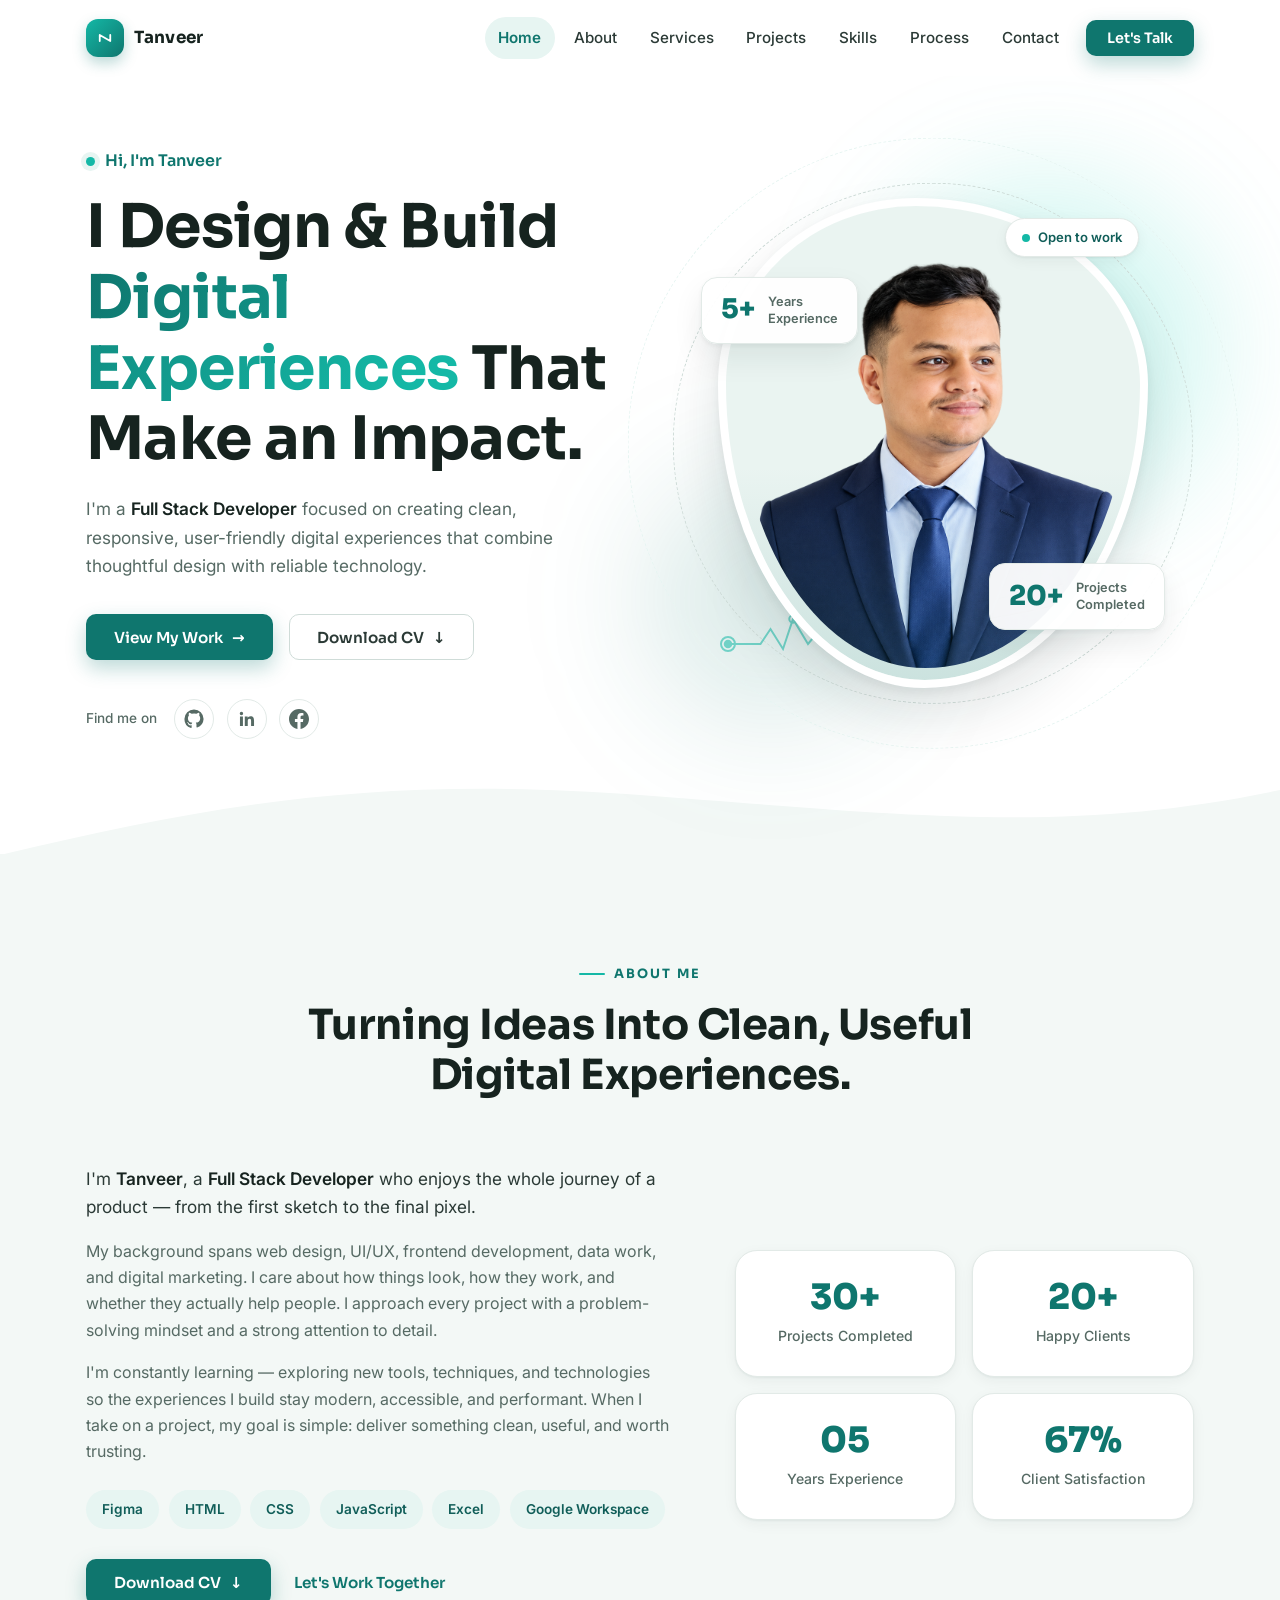
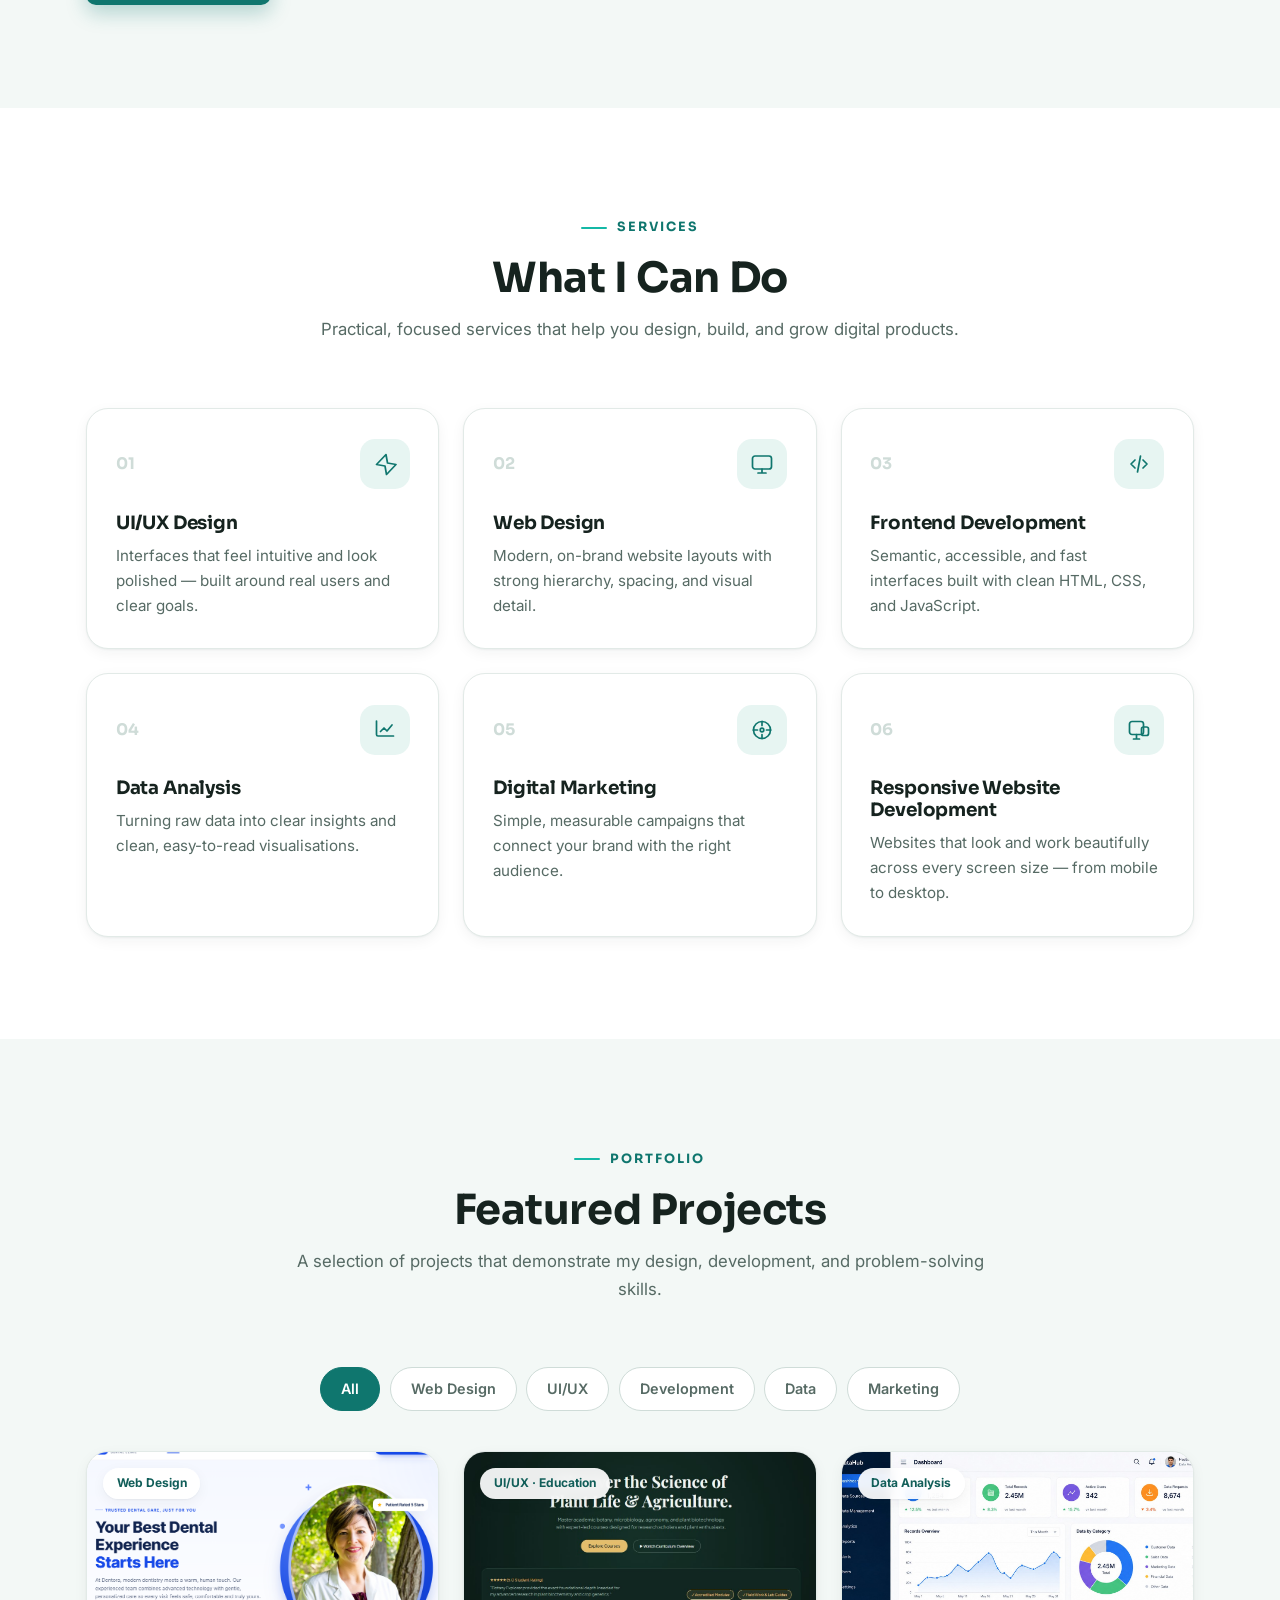
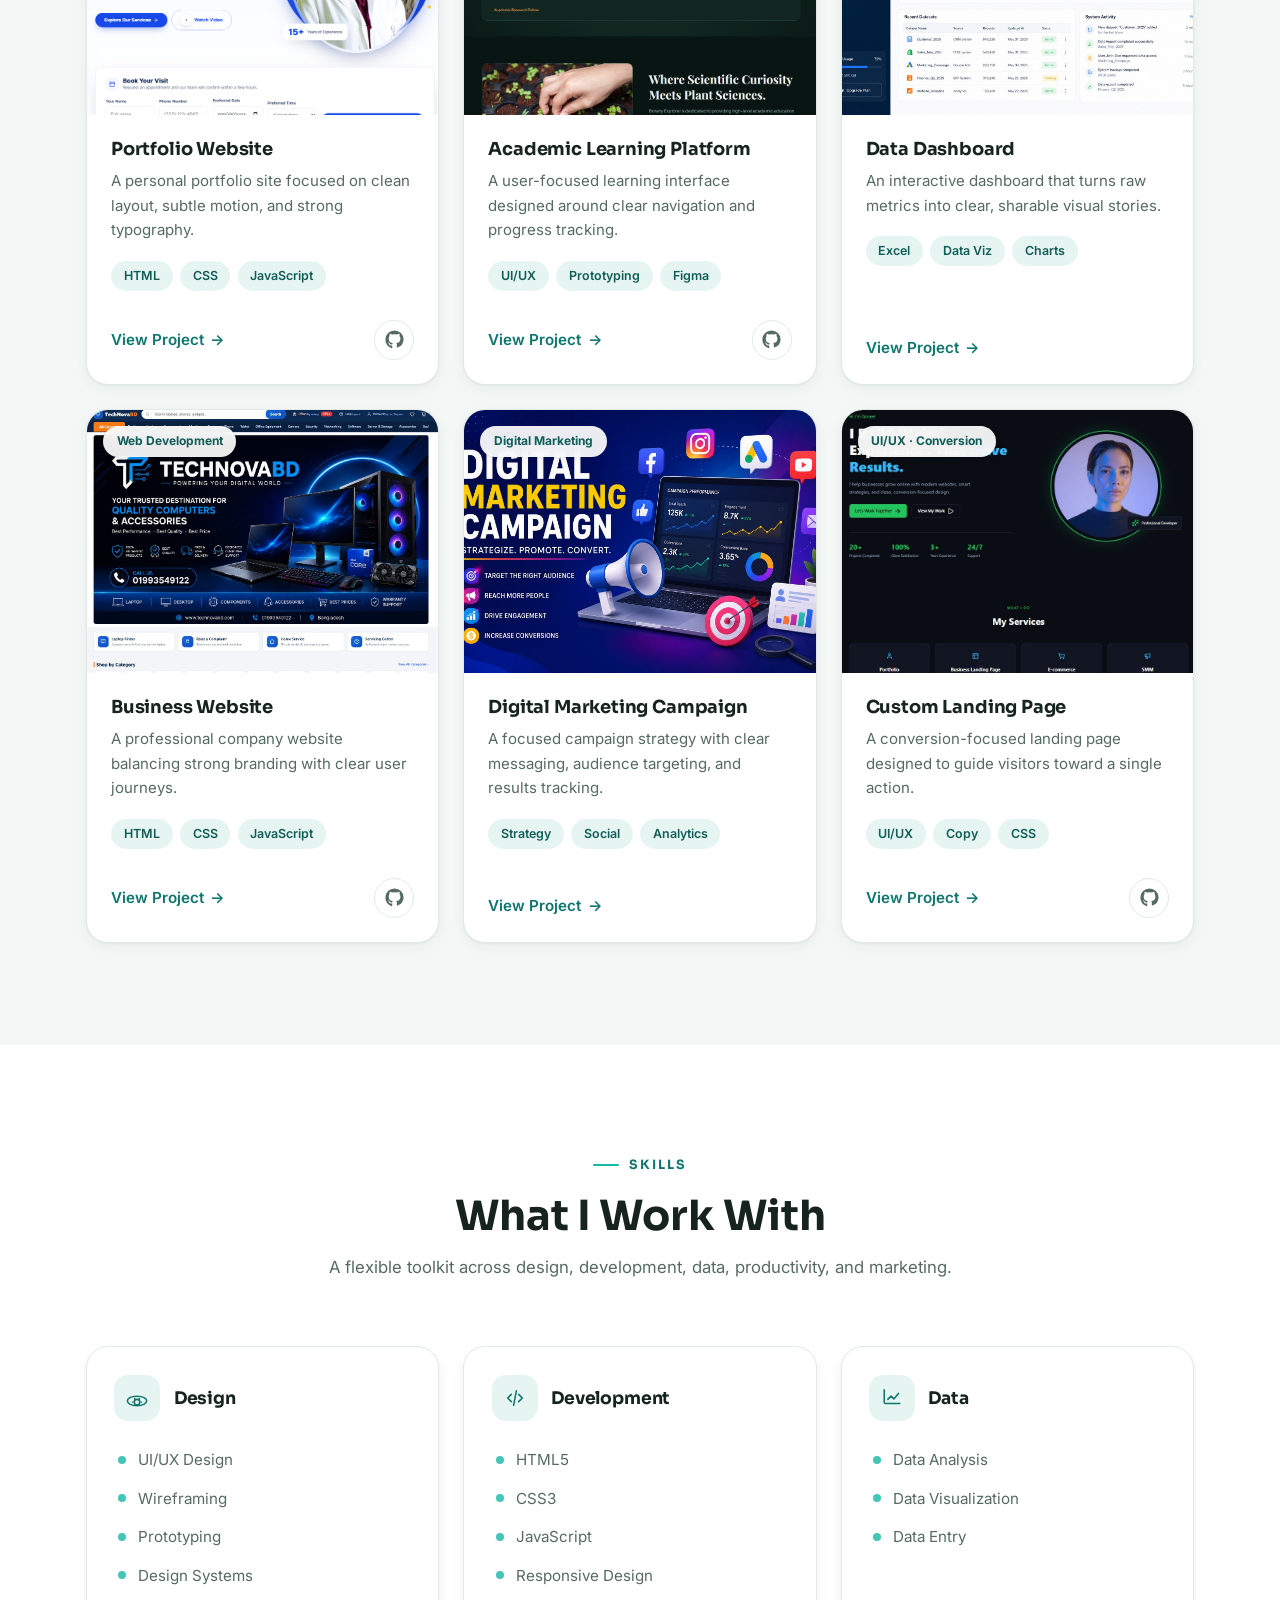
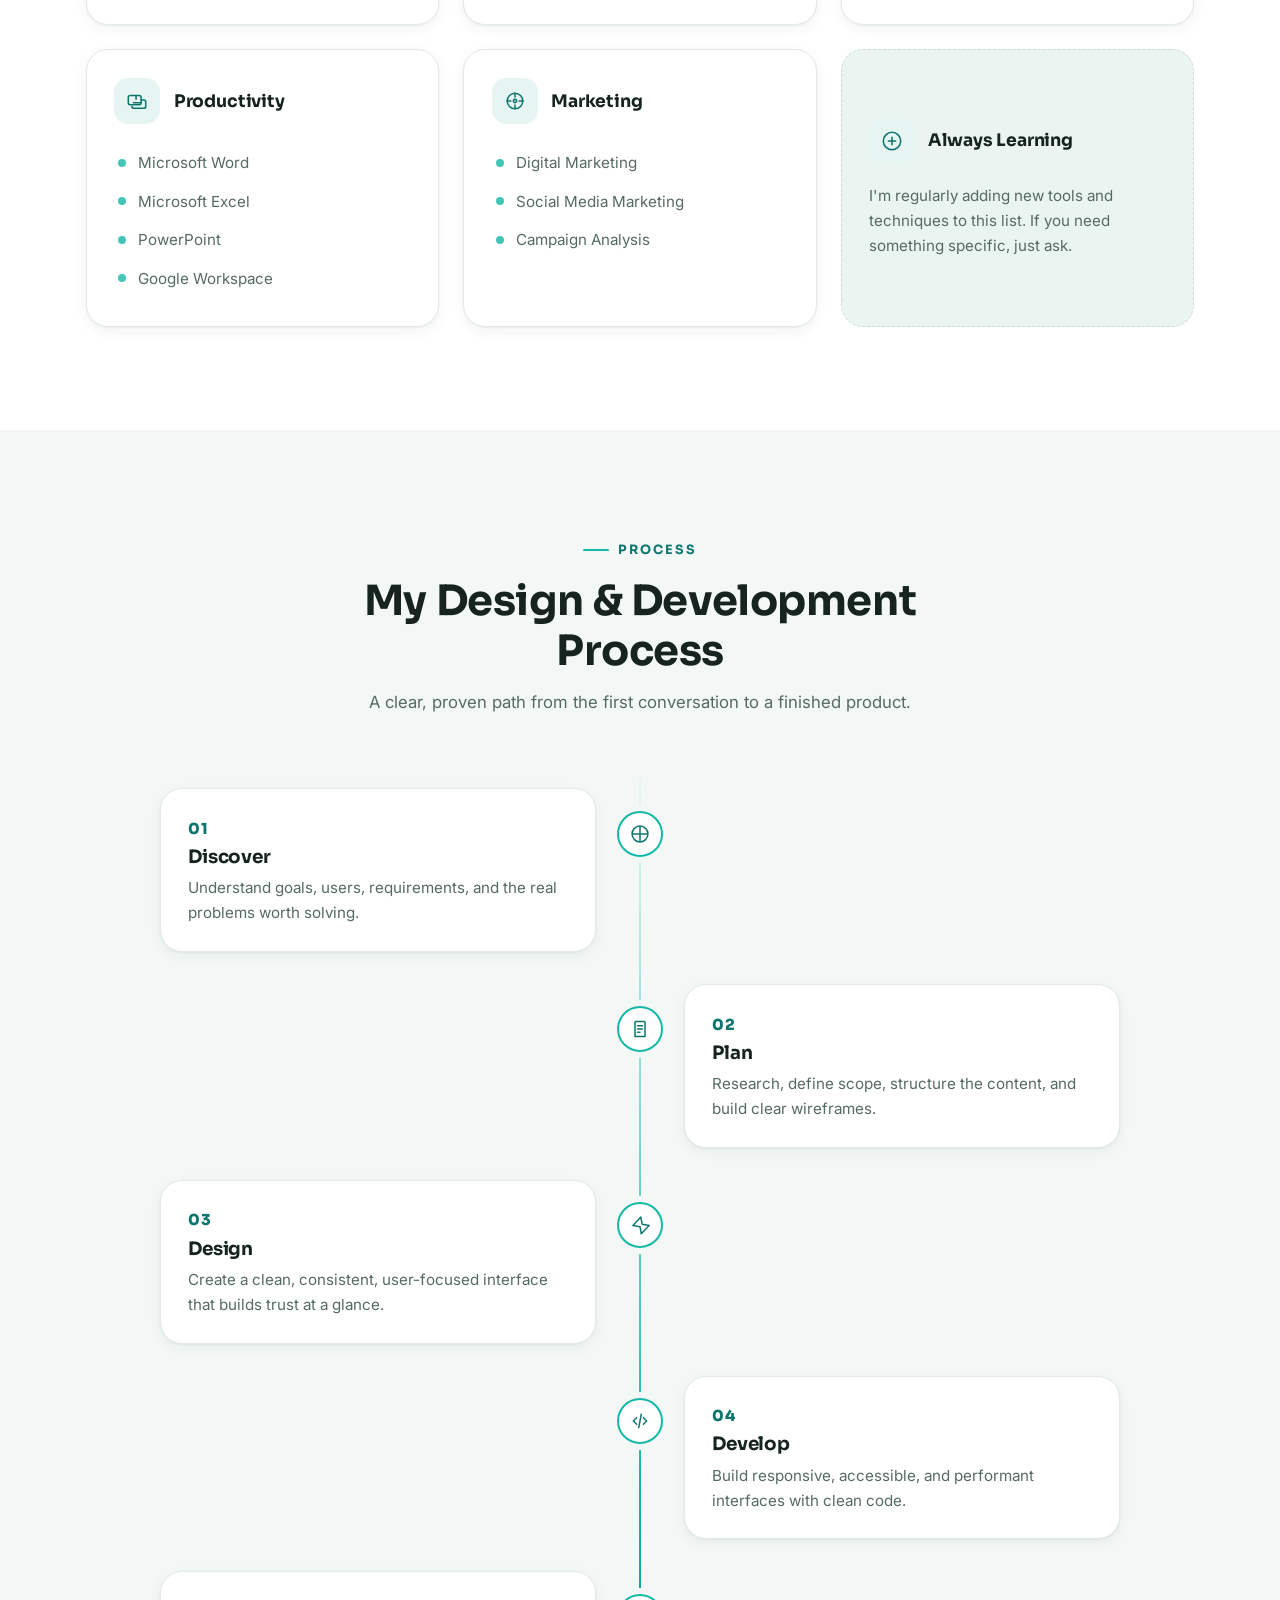
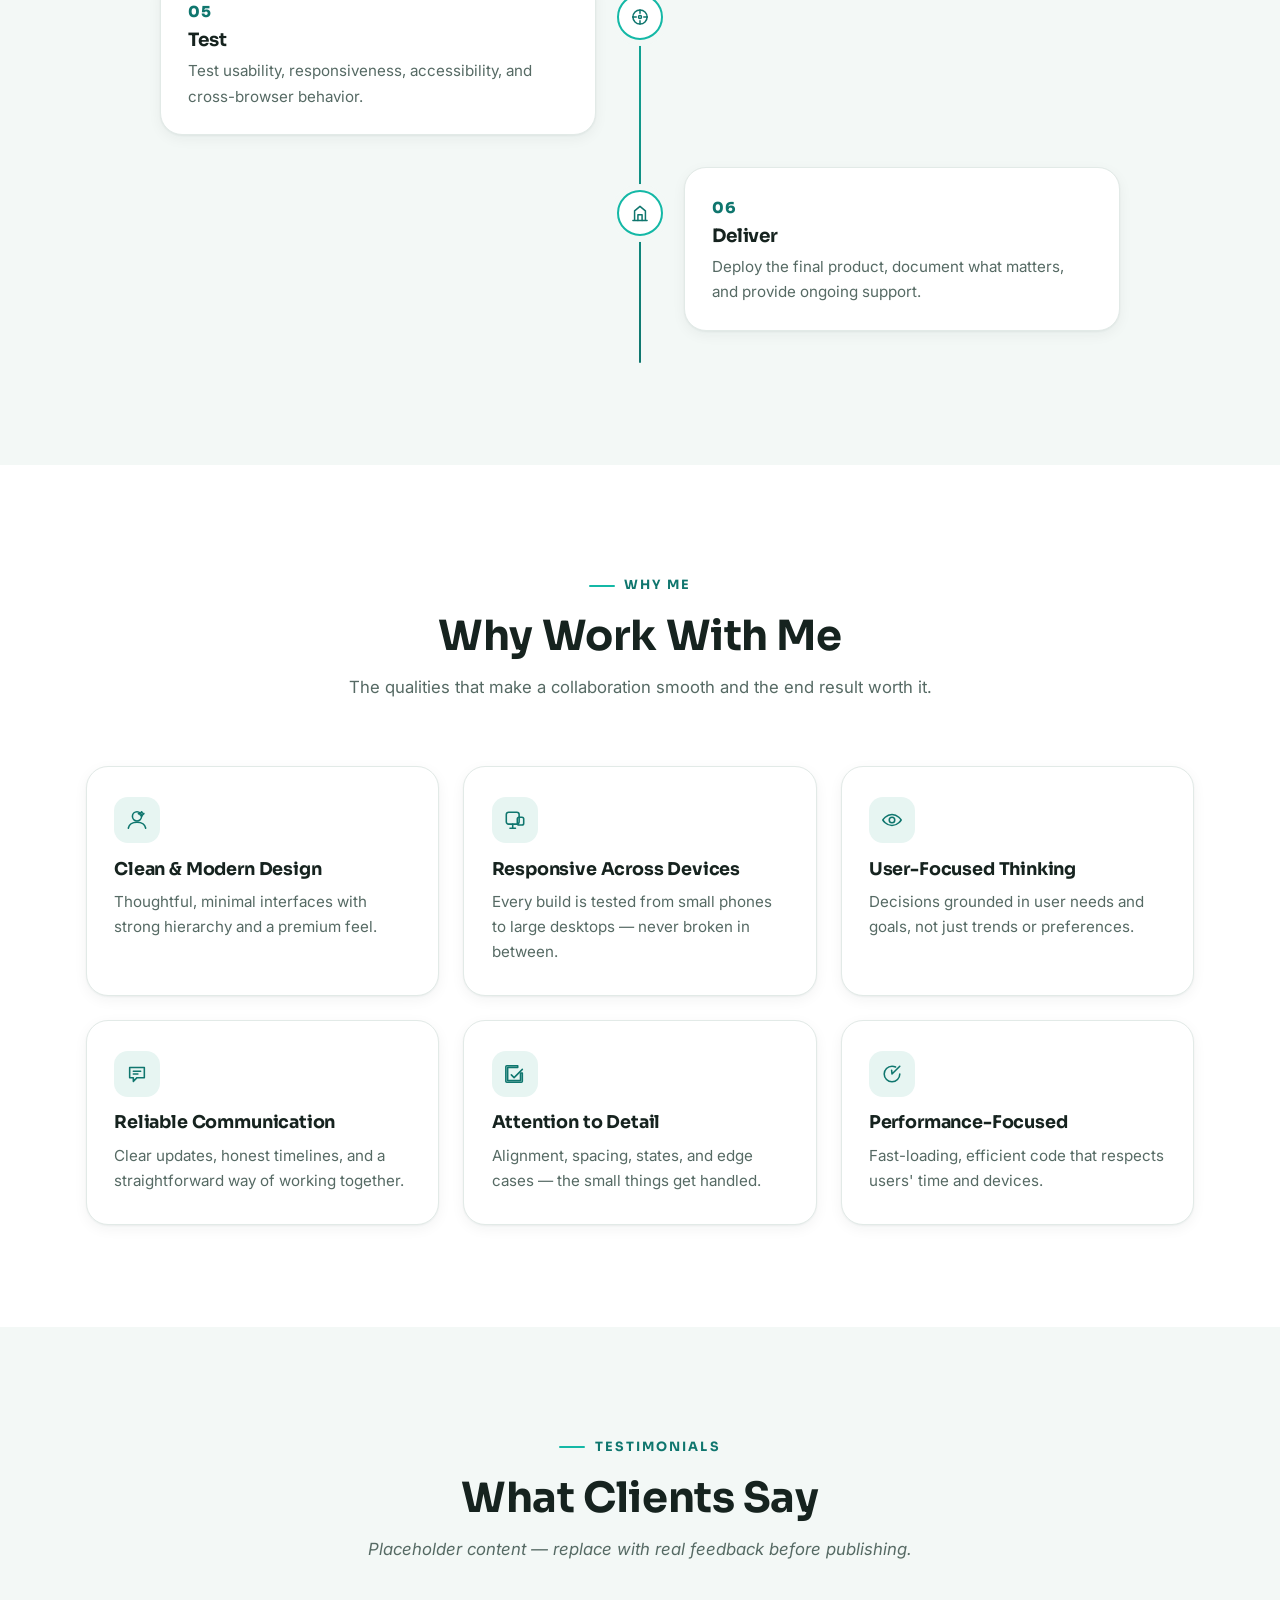
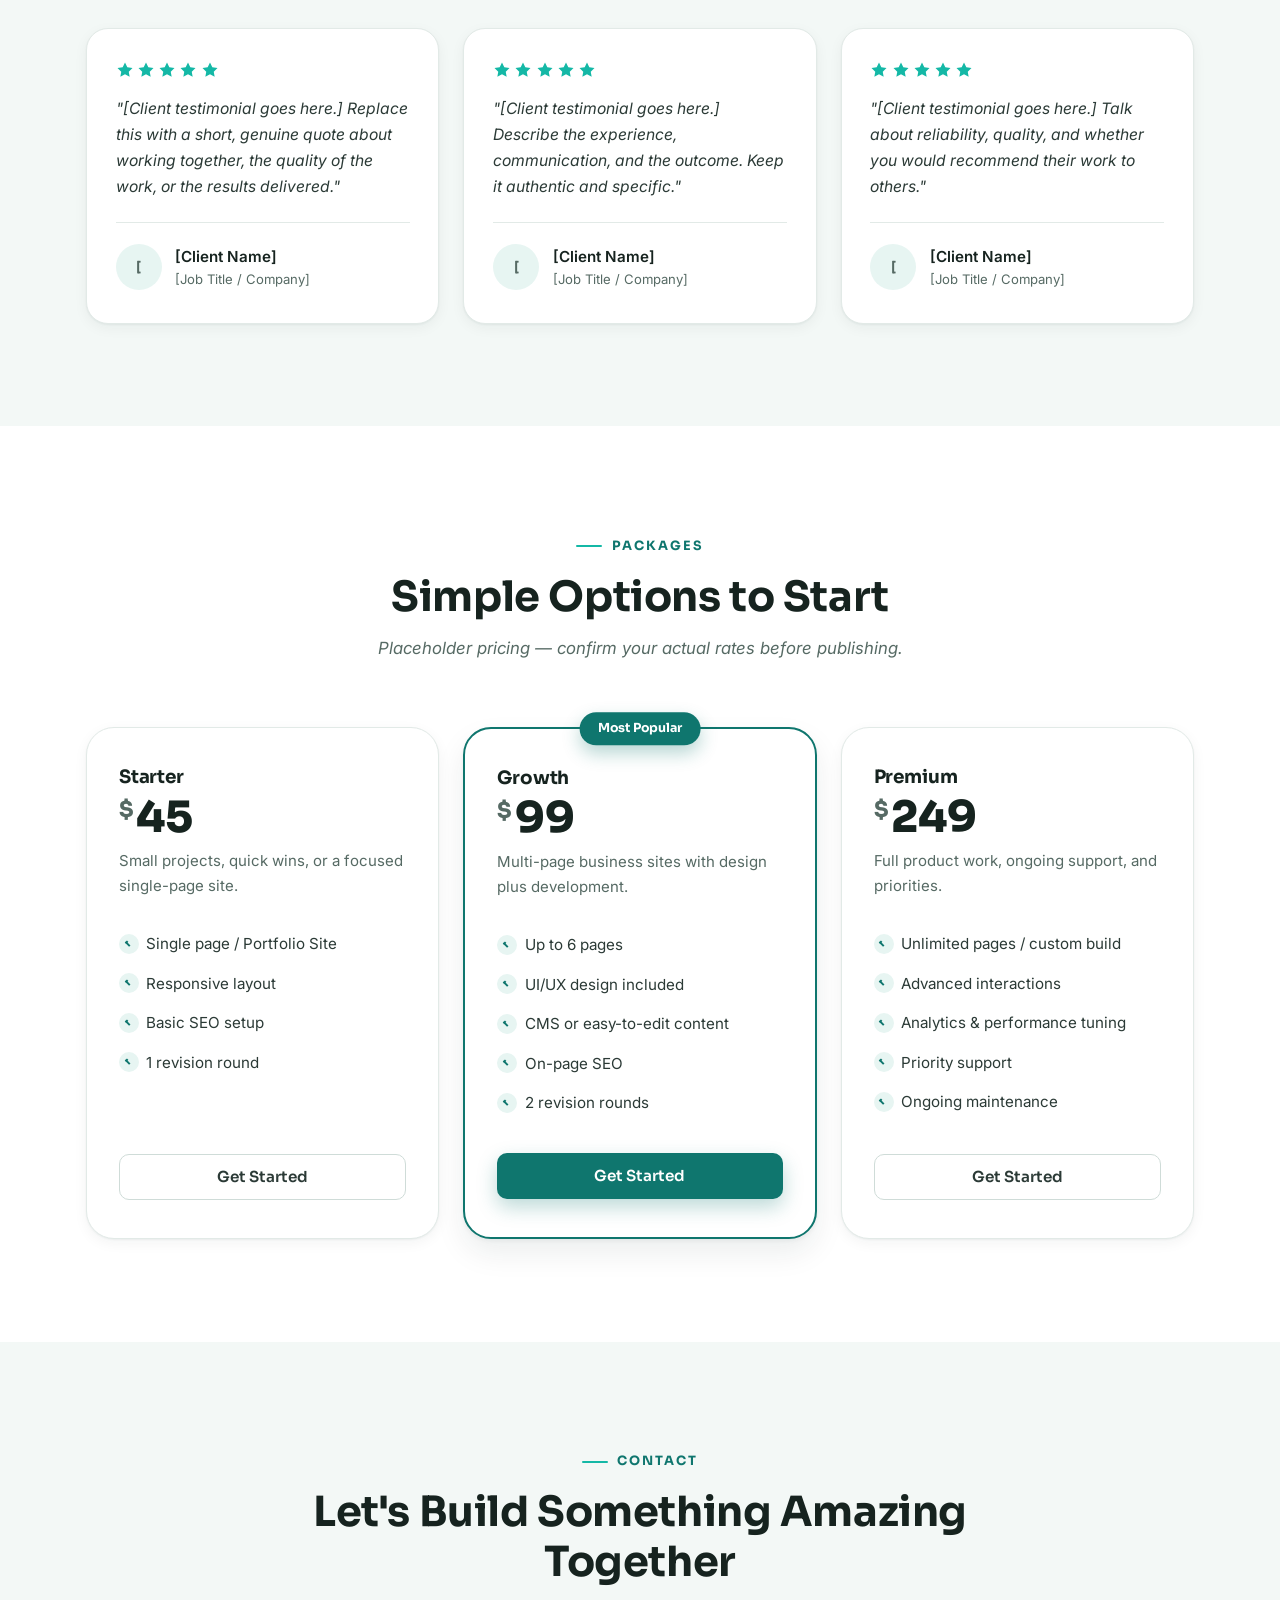
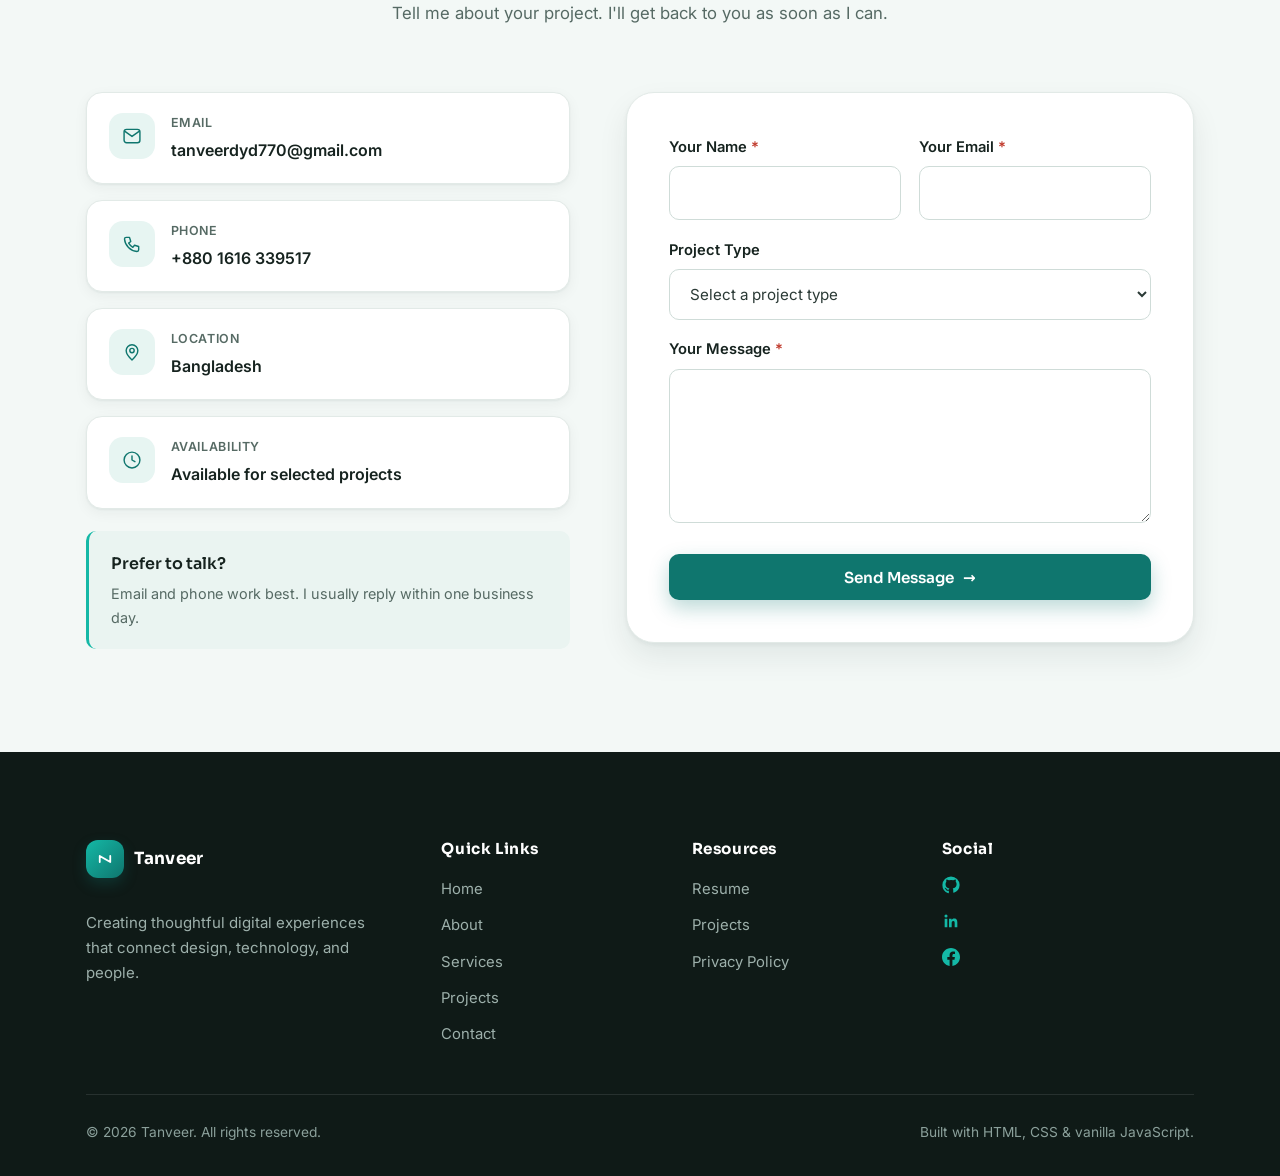
<file: index.html>
<!DOCTYPE html>
<html lang="en">
<head>
  <meta charset="UTF-8">
  <meta name="viewport" content="width=device-width, initial-scale=1.0">
  <title>Tanveer — Full Stack Developer | Portfolio</title>
  <meta name="description" content="Portfolio of Tanveer, a Full Stack Developer focused on web design, UI/UX, web development, data analysis, and digital marketing.">
  <meta name="robots" content="index, follow">
  <meta name="author" content="Tanveer">
  <meta name="theme-color" content="#0ea5a4">

  <!-- Open Graph -->
  <meta property="og:type" content="website">
  <meta property="og:title" content="Tanveer — Full Stack Developer | Portfolio">
  <meta property="og:description" content="Creating clean, responsive, user-friendly digital experiences that combine thoughtful design with reliable technology.">
  <meta property="og:image" content="assets/images/profile.jpg">
  <meta property="og:url" content="">
  <meta name="twitter:card" content="summary_large_image">

  <link rel="icon" type="image/svg+xml" href="assets/icons/favicon.svg">

  <link rel="preconnect" href="https://fonts.googleapis.com">
  <link rel="preconnect" href="https://fonts.gstatic.com" crossorigin>
  <link href="https://fonts.googleapis.com/css2?family=Sora:wght@400;600;700;800&family=Inter:wght@400;500;600;700&display=swap" rel="stylesheet">

  <link rel="stylesheet" href="css/style.css">
  <link rel="stylesheet" href="css/responsive.css">
</head>
<body>
  <a class="skip-link" href="#main">Skip to main content</a>

  <!-- ============ HEADER / NAVIGATION ============ -->
  <header class="site-header" id="siteHeader">
    <div class="container nav">
      <a class="brand" href="#home" aria-label="Tanveer - back to top">
        <span class="brand-mark" aria-hidden="true">
          <svg viewBox="0 0 24 24" width="18" height="18" fill="none" stroke="currentColor" stroke-width="2.4" stroke-linecap="round" stroke-linejoin="round"><path d="M5 16V8l14 8V8"/></svg>
        </span>
        <span class="brand-name">Tanveer</span>
      </a>

      <nav class="nav-menu" id="navMenu" aria-label="Primary navigation">
        <ul class="nav-list">
          <li><a class="nav-link is-active" href="#home">Home</a></li>
          <li><a class="nav-link" href="#about">About</a></li>
          <li><a class="nav-link" href="#services">Services</a></li>
          <li><a class="nav-link" href="#projects">Projects</a></li>
          <li><a class="nav-link" href="#skills">Skills</a></li>
          <li><a class="nav-link" href="#process">Process</a></li>
          <li><a class="nav-link" href="#contact">Contact</a></li>
          <li class="nav-cta-item">
            <a class="btn btn--primary btn--sm nav-cta" href="#contact">Let's Talk</a>
          </li>
        </ul>
      </nav>

      <button class="nav-toggle" id="navToggle" type="button" aria-expanded="false" aria-controls="navMenu" aria-label="Toggle navigation menu">
        <span class="nav-toggle-bar" aria-hidden="true"></span>
        <span class="nav-toggle-bar" aria-hidden="true"></span>
        <span class="nav-toggle-bar" aria-hidden="true"></span>
      </button>
    </div>
  </header>

  <main id="main">
    <!-- ============ HERO ============ -->
    <section id="home" class="hero" aria-labelledby="heroTitle">
      <div class="container hero-grid">
        <div class="hero-content">
          <p class="hero-greeting reveal" data-delay="60ms"><span class="dot" aria-hidden="true"></span> Hi, I'm Tanveer</p>
          <h1 class="hero-title reveal" id="heroTitle" data-delay="140ms">
            I Design &amp; Build <span class="accent">Digital Experiences</span> That Make an Impact.
          </h1>
          <p class="hero-sub reveal" data-delay="220ms">
            I'm a <strong>Full Stack Developer</strong> focused on creating clean, responsive, user-friendly digital
            experiences that combine thoughtful design with reliable technology.
          </p>

          <div class="hero-actions reveal" data-delay="300ms">
            <a class="btn btn--primary" href="#projects">View My Work <span class="btn-arrow" aria-hidden="true">&rarr;</span></a>
            <a class="btn btn--outline" href="assets/resume/cv.pdf" download="cv.pdf">
              Download CV <span class="btn-arrow" aria-hidden="true">&darr;</span>
            </a>
          </div>

          <div class="hero-social reveal" data-delay="380ms">
            <span class="hero-social-label">Find me on</span>
            <a href="https://github.com/Tanveer-dev770" aria-label="GitHub profile" rel="noopener">
              <svg viewBox="0 0 24 24" width="20" height="20" fill="currentColor" aria-hidden="true"><path d="M12 .5A11.5 11.5 0 0 0 .5 12a11.5 11.5 0 0 0 7.86 10.9c.58.11.79-.25.79-.56v-2.76c-3.2.7-3.87-1.36-3.87-1.36-.53-1.33-1.28-1.69-1.28-1.69-1.05-.71.08-.7.08-.7 1.16.08 1.77 1.19 1.77 1.19 1.03 1.77 2.7 1.26 3.36.96.1-.75.4-1.26.73-1.55-2.55-.29-5.23-1.28-5.23-5.68 0-1.25.45-2.28 1.19-3.09-.12-.29-.52-1.46.11-3.05 0 0 .97-.31 3.18 1.18a11 11 0 0 1 5.79 0c2.2-1.49 3.17-1.18 3.17-1.18.63 1.59.23 2.76.11 3.05.74.81 1.19 1.84 1.19 3.09 0 4.41-2.69 5.38-5.25 5.67.41.35.77 1.05.77 2.12v3.15c0 .31.21.67.8.56A11.5 11.5 0 0 0 23.5 12 11.5 11.5 0 0 0 12 .5Z"/></svg>
</a>
            <a href="https://www.linkedin.com/in/tanveer770/" aria-label="LinkedIn profile" rel="noopener">
              <svg viewBox="0 0 24 24" width="20" height="20" fill="currentColor" aria-hidden="true"><path d="M20.45 20.45h-3.55v-5.57c0-1.33-.03-3.04-1.85-3.04-1.86 0-2.14 1.45-2.14 2.94v5.67H9.35V9h3.41v1.56h.05c.47-.9 1.63-1.85 3.36-1.85 3.6 0 4.27 2.37 4.27 5.45v6.3ZM5.34 7.43a2.06 2.06 0 1 1 0-4.12 2.06 2.06 0 0 1 0 4.12ZM7.12 20.45H3.55V9h3.57v11.45Z"/></svg>
            </a>
            <a href="https://facebook.com/utanveer770" aria-label="Facebook profile" rel="noopener">
              <svg viewBox="0 0 24 24" width="20" height="20" fill="currentColor" aria-hidden="true"><path d="M24 12.07C24 5.4 18.63 0 12 0S0 5.4 0 12.07C0 18.1 4.39 23.09 10.13 24v-8.44H7.08v-3.49h3.04V9.41c0-3.02 1.8-4.7 4.54-4.7 1.31 0 2.68.24 2.68.24v2.97h-1.5c-1.5 0-1.96.93-1.96 1.89v2.26h3.32l-.53 3.49h-2.8V24C19.62 23.09 24 18.1 24 12.07Z"/></svg>
            </a>
          </div>
        </div>

        <div class="hero-visual">
          <div class="hero-blob hero-blob--a" aria-hidden="true"></div>
          <div class="hero-blob hero-blob--b" aria-hidden="true"></div>

          <div class="hero-composition">
            <div class="hero-ring hero-ring--a" aria-hidden="true"></div>
            <div class="hero-ring hero-ring--b" aria-hidden="true"></div>

            <div class="hero-frame">
              <img class="hero-img" src="assets/images/hero.png" alt="Portrait of Tanveer, Full Stack Developer" width="1024" height="1528" loading="eager" fetchpriority="high">
              <div class="hero-frame-inner" aria-hidden="true"></div>
            </div>

            <svg class="hero-circuit" viewBox="0 0 120 120" fill="none" stroke="currentColor" stroke-width="1.6" stroke-linecap="round" aria-hidden="true">
              <path d="M8 96h26l8-12 10 16 8-24 12 20 10-12 12 12h18"/>
              <path d="M96 82v16h18"/>
              <circle cx="8" cy="96" r="3.4" fill="currentColor" stroke="none"/>
              <circle cx="8" cy="96" r="5.6"/>
              <circle cx="126" cy="96" r="3.4" fill="currentColor" stroke="none"/>
              <circle cx="126" cy="96" r="5.6"/>
              <circle cx="60" cy="76" r="3"/>
              <circle cx="92" cy="76" r="3"/>
            </svg>

            <div class="hero-card hero-card--exp" role="group" aria-label="Experience">
              <span class="hero-card-num">5+</span>
              <span class="hero-card-lbl">Years<br>Experience</span>
            </div>

            <div class="hero-card hero-card--proj" role="group" aria-label="Projects completed">
              <span class="hero-card-num">20+</span>
              <span class="hero-card-lbl">Projects<br>Completed</span>
            </div>

            <div class="hero-badge" role="group" aria-label="Available for work">
              <span class="hero-badge-dot" aria-hidden="true"></span>
              Open to work
            </div>
          </div>
        </div>
      </div>

      <div class="hero-wave" aria-hidden="true">
        <svg viewBox="0 0 1440 90" preserveAspectRatio="none" focusable="false">
          <path d="M0 90 C 240 40 420 10 720 30 C 1020 50 1200 70 1440 25 L 1440 90 Z" fill="var(--surface)"/>
        </svg>
      </div>
    </section>

    <!-- ============ ABOUT ============ -->
    <section id="about" class="section section--surface" aria-labelledby="aboutTitle">
      <div class="container">
        <div class="section-head reveal">
          <p class="eyebrow"><span aria-hidden="true"></span>About Me</p>
          <h2 class="section-title" id="aboutTitle">Turning Ideas Into Clean, Useful Digital Experiences.</h2>
        </div>

        <div class="about-grid">
          <div class="about-content reveal">
            <p class="lead">
              I'm <strong>Tanveer</strong>, a <strong>Full Stack Developer</strong> who enjoys the whole journey of a
              product — from the first sketch to the final pixel.
            </p>
            <p>
              My background spans web design, UI/UX, frontend development, data work, and digital marketing.
              I care about how things look, how they work, and whether they actually help people. I approach every
              project with a problem-solving mindset and a strong attention to detail.
            </p>
            <p>
              I'm constantly learning — exploring new tools, techniques, and technologies so the experiences I build
              stay modern, accessible, and performant. When I take on a project, my goal is simple: deliver something
              clean, useful, and worth trusting.
            </p>

            <div class="about-tools" aria-label="Tools I use">
              <span>Figma</span><span>HTML</span><span>CSS</span><span>JavaScript</span>
              <span>Excel</span><span>Google Workspace</span>
            </div>

            <div class="about-actions">
              <a class="btn btn--primary" href="assets/resume/cv.pdf" download="cv.pdf">
                Download CV <span class="btn-arrow" aria-hidden="true">&darr;</span>
              </a>
              <a class="btn btn--ghost" href="#contact">Let's Work Together</a>
            </div>
          </div>

          <div class="about-stats reveal">
            <div class="stat-card">
              <span class="stat-num">30+</span>
              <span class="stat-lbl">Projects Completed</span>
            </div>
            <div class="stat-card">
              <span class="stat-num">20+</span>
              <span class="stat-lbl">Happy Clients</span>
            </div>
            <div class="stat-card">
              <span class="stat-num">05</span>
              <span class="stat-lbl">Years Experience</span>
            </div>
            <div class="stat-card">
              <span class="stat-num">67%</span>
              <span class="stat-lbl">Client Satisfaction</span>
            </div>
          </div>
        </div>
      </div>
    </section>

    <!-- ============ SERVICES ============ -->
    <section id="services" class="section" aria-labelledby="servicesTitle">
      <div class="container">
        <div class="section-head reveal">
          <p class="eyebrow"><span aria-hidden="true"></span>Services</p>
          <h2 class="section-title" id="servicesTitle">What I Can Do</h2>
          <p class="section-sub">Practical, focused services that help you design, build, and grow digital products.</p>
        </div>

        <div class="services-grid">
          <article class="service-card reveal">
            <div class="service-top">
              <span class="service-num">01</span>
              <span class="service-icon" aria-hidden="true"><svg viewBox="0 0 24 24" width="24" height="24" fill="none" stroke="currentColor" stroke-width="1.7" stroke-linecap="round" stroke-linejoin="round"><path d="M13 2.5 3.5 12.5 12 14l1.5 8.5L23 12.5 14.5 11 13 2.5Z"/></svg></span>
            </div>
            <h3 class="service-title">UI/UX Design</h3>
            <p class="service-text">Interfaces that feel intuitive and look polished — built around real users and clear goals.</p>
          </article>

          <article class="service-card reveal">
            <div class="service-top">
              <span class="service-num">02</span>
              <span class="service-icon" aria-hidden="true"><svg viewBox="0 0 24 24" width="24" height="24" fill="none" stroke="currentColor" stroke-width="1.7" stroke-linecap="round" stroke-linejoin="round"><rect x="2.5" y="4" width="19" height="13" rx="2.5"/><path d="M8 21h8M12 17v4"/></svg></span>
            </div>
            <h3 class="service-title">Web Design</h3>
            <p class="service-text">Modern, on-brand website layouts with strong hierarchy, spacing, and visual detail.</p>
          </article>

          <article class="service-card reveal">
            <div class="service-top">
              <span class="service-num">03</span>
              <span class="service-icon" aria-hidden="true"><svg viewBox="0 0 24 24" width="24" height="24" fill="none" stroke="currentColor" stroke-width="1.7" stroke-linecap="round" stroke-linejoin="round"><path d="m8 8-4 4 4 4M16 8l4 4-4 4M13.5 4l-3 16"/></svg></span>
            </div>
            <h3 class="service-title">Frontend Development</h3>
            <p class="service-text">Semantic, accessible, and fast interfaces built with clean HTML, CSS, and JavaScript.</p>
          </article>

          <article class="service-card reveal">
            <div class="service-top">
              <span class="service-num">04</span>
              <span class="service-icon" aria-hidden="true"><svg viewBox="0 0 24 24" width="24" height="24" fill="none" stroke="currentColor" stroke-width="1.7" stroke-linecap="round" stroke-linejoin="round"><path d="M3.5 3v13.5A1.5 1.5 0 0 0 5 18h15.5"/><path d="M7.5 13.5 11 10l3 3 5-6"/></svg></span>
            </div>
            <h3 class="service-title">Data Analysis</h3>
            <p class="service-text">Turning raw data into clear insights and clean, easy-to-read visualisations.</p>
          </article>

          <article class="service-card reveal">
            <div class="service-top">
              <span class="service-num">05</span>
              <span class="service-icon" aria-hidden="true"><svg viewBox="0 0 24 24" width="24" height="24" fill="none" stroke="currentColor" stroke-width="1.7" stroke-linecap="round" stroke-linejoin="round"><path d="M3.5 12a8.5 8.5 0 0 1 17 0"/><path d="M3.5 12a8.5 8.5 0 0 0 17 0"/><path d="M12 3.5v4M12 16.5v4M3.5 12h4M16.5 12h4"/><circle cx="12" cy="12" r="1.8"/></svg></span>
            </div>
            <h3 class="service-title">Digital Marketing</h3>
            <p class="service-text">Simple, measurable campaigns that connect your brand with the right audience.</p>
          </article>

          <article class="service-card reveal">
            <div class="service-top">
              <span class="service-num">06</span>
              <span class="service-icon" aria-hidden="true"><svg viewBox="0 0 24 24" width="24" height="24" fill="none" stroke="currentColor" stroke-width="1.7" stroke-linecap="round" stroke-linejoin="round"><rect x="2.5" y="3.5" width="14" height="13" rx="2.5"/><path d="M6.5 21h6M9.5 16.5v4.5"/><rect x="14.5" y="9" width="7" height="8.5" rx="2"/></svg></span>
            </div>
            <h3 class="service-title">Responsive Website Development</h3>
            <p class="service-text">Websites that look and work beautifully across every screen size — from mobile to desktop.</p>
          </article>
        </div>
      </div>
    </section>

    <!-- ============ PROJECTS ============ -->
    <section id="projects" class="section section--surface" aria-labelledby="projectsTitle">
      <div class="container">
        <div class="section-head reveal">
          <p class="eyebrow"><span aria-hidden="true"></span>Portfolio</p>
          <h2 class="section-title" id="projectsTitle">Featured Projects</h2>
          <p class="section-sub">A selection of projects that demonstrate my design, development, and problem-solving skills.</p>
        </div>

        <div class="filters reveal" role="group" aria-label="Filter projects by category">
          <button class="filter-btn is-active" type="button" data-filter="all" aria-pressed="true">All</button>
          <button class="filter-btn" type="button" data-filter="web-design" aria-pressed="false">Web Design</button>
          <button class="filter-btn" type="button" data-filter="ui-ux" aria-pressed="false">UI/UX</button>
          <button class="filter-btn" type="button" data-filter="development" aria-pressed="false">Development</button>
          <button class="filter-btn" type="button" data-filter="data" aria-pressed="false">Data</button>
          <button class="filter-btn" type="button" data-filter="marketing" aria-pressed="false">Marketing</button>
        </div>

        <ul class="projects-grid" id="projectsGrid">
          <li class="project-item reveal" data-categories="web-design development">
            <article class="project-card">
              <div class="project-media">
                <img src="assets/images/project-thumb.jpg" alt="Preview of the Portfolio Website project" loading="lazy" width="600" height="450">
                <span class="project-badge">Web Design</span>
              </div>
              <div class="project-body">
                <h3 class="project-title">Portfolio Website</h3>
                <p class="project-text">A personal portfolio site focused on clean layout, subtle motion, and strong typography.</p>
                <ul class="project-tags" aria-label="Technologies used">
                  <li>HTML</li><li>CSS</li><li>JavaScript</li>
                </ul>
                <div class="project-actions">
                  <button class="project-link" type="button" data-project="p1">View Project <span aria-hidden="true">&rarr;</span></button>
                  <a class="project-icon-link" href="https://github.com/Tanveer-dev770" aria-label="View Portfolio Website on GitHub" rel="noopener">
                    <svg viewBox="0 0 24 24" width="19" height="19" fill="currentColor" aria-hidden="true"><path d="M12 .5A11.5 11.5 0 0 0 .5 12a11.5 11.5 0 0 0 7.86 10.9c.58.11.79-.25.79-.56v-2.76c-3.2.7-3.87-1.36-3.87-1.36-.53-1.33-1.28-1.69-1.28-1.69-1.05-.71.08-.7.08-.7 1.16.08 1.77 1.19 1.77 1.19 1.03 1.77 2.7 1.26 3.36.96.1-.75.4-1.26.73-1.55-2.55-.29-5.23-1.28-5.23-5.68 0-1.25.45-2.28 1.19-3.09-.12-.29-.52-1.46.11-3.05 0 0 .97-.31 3.18 1.18a11 11 0 0 1 5.79 0c2.2-1.49 3.17-1.18 3.17-1.18.63 1.59.23 2.76.11 3.05.74.81 1.19 1.84 1.19 3.09 0 4.41-2.69 5.38-5.25 5.67.41.35.77 1.05.77 2.12v3.15c0 .31.21.67.8.56A11.5 11.5 0 0 0 23.5 12 11.5 11.5 0 0 0 12 .5Z"/></svg>
                  </a>
                </div>
              </div>
            </article>
          </li>

          <li class="project-item reveal" data-categories="ui-ux">
            <article class="project-card">
              <div class="project-media">
                <img src="assets/images/project-2.jpg" alt="Preview of the Academic Learning Platform project" loading="lazy" width="600" height="450">
                <span class="project-badge">UI/UX · Education</span>
              </div>
              <div class="project-body">
                <h3 class="project-title">Academic Learning Platform</h3>
                <p class="project-text">A user-focused learning interface designed around clear navigation and progress tracking.</p>
                <ul class="project-tags" aria-label="Technologies used">
                  <li>UI/UX</li><li>Prototyping</li><li>Figma</li>
                </ul>
                <div class="project-actions">
                  <button class="project-link" type="button" data-project="p2">View Project <span aria-hidden="true">&rarr;</span></button>
                  <a class="project-icon-link" href="https://github.com/Tanveer-dev770" aria-label="View Academic Learning Platform on GitHub" rel="noopener">
                    <svg viewBox="0 0 24 24" width="19" height="19" fill="currentColor" aria-hidden="true"><path d="M12 .5A11.5 11.5 0 0 0 .5 12a11.5 11.5 0 0 0 7.86 10.9c.58.11.79-.25.79-.56v-2.76c-3.2.7-3.87-1.36-3.87-1.36-.53-1.33-1.28-1.69-1.28-1.69-1.05-.71.08-.7.08-.7 1.16.08 1.77 1.19 1.77 1.19 1.03 1.77 2.7 1.26 3.36.96.1-.75.4-1.26.73-1.55-2.55-.29-5.23-1.28-5.23-5.68 0-1.25.45-2.28 1.19-3.09-.12-.29-.52-1.46.11-3.05 0 0 .97-.31 3.18 1.18a11 11 0 0 1 5.79 0c2.2-1.49 3.17-1.18 3.17-1.18.63 1.59.23 2.76.11 3.05.74.81 1.19 1.84 1.19 3.09 0 4.41-2.69 5.38-5.25 5.67.41.35.77 1.05.77 2.12v3.15c0 .31.21.67.8.56A11.5 11.5 0 0 0 23.5 12 11.5 11.5 0 0 0 12 .5Z"/></svg>
                  </a>
                </div>
              </div>
            </article>
          </li>

          <li class="project-item reveal" data-categories="data">
            <article class="project-card">
              <div class="project-media">
                <img src="assets/images/project-3.jpg" alt="Preview of the Data Dashboard project" loading="lazy" width="600" height="450">
                <span class="project-badge">Data Analysis</span>
              </div>
              <div class="project-body">
                <h3 class="project-title">Data Dashboard</h3>
                <p class="project-text">An interactive dashboard that turns raw metrics into clear, sharable visual stories.</p>
                <ul class="project-tags" aria-label="Technologies used">
                  <li>Excel</li><li>Data Viz</li><li>Charts</li>
                </ul>
                <div class="project-actions">
                  <button class="project-link" type="button" data-project="p3">View Project <span aria-hidden="true">&rarr;</span></button>
                </div>
              </div>
            </article>
          </li>

          <li class="project-item reveal" data-categories="development web-design">
            <article class="project-card">
              <div class="project-media">
                <img src="assets/images/project-4.jpg" alt="Preview of the Business Website project" loading="lazy" width="600" height="450">
                <span class="project-badge">Web Development</span>
              </div>
              <div class="project-body">
                <h3 class="project-title">Business Website</h3>
                <p class="project-text">A professional company website balancing strong branding with clear user journeys.</p>
                <ul class="project-tags" aria-label="Technologies used">
                  <li>HTML</li><li>CSS</li><li>JavaScript</li>
                </ul>
                <div class="project-actions">
                  <button class="project-link" type="button" data-project="p4">View Project <span aria-hidden="true">&rarr;</span></button>
                  <a class="project-icon-link" href="https://github.com/Tanveer-dev770" aria-label="View Business Website on GitHub" rel="noopener">
                    <svg viewBox="0 0 24 24" width="19" height="19" fill="currentColor" aria-hidden="true"><path d="M12 .5A11.5 11.5 0 0 0 .5 12a11.5 11.5 0 0 0 7.86 10.9c.58.11.79-.25.79-.56v-2.76c-3.2.7-3.87-1.36-3.87-1.36-.53-1.33-1.28-1.69-1.28-1.69-1.05-.71.08-.7.08-.7 1.16.08 1.77 1.19 1.77 1.19 1.03 1.77 2.7 1.26 3.36.96.1-.75.4-1.26.73-1.55-2.55-.29-5.23-1.28-5.23-5.68 0-1.25.45-2.28 1.19-3.09-.12-.29-.52-1.46.11-3.05 0 0 .97-.31 3.18 1.18a11 11 0 0 1 5.79 0c2.2-1.49 3.17-1.18 3.17-1.18.63 1.59.23 2.76.11 3.05.74.81 1.19 1.84 1.19 3.09 0 4.41-2.69 5.38-5.25 5.67.41.35.77 1.05.77 2.12v3.15c0 .31.21.67.8.56A11.5 11.5 0 0 0 23.5 12 11.5 11.5 0 0 0 12 .5Z"/></svg>
                  </a>
                </div>
              </div>
            </article>
          </li>

          <li class="project-item reveal" data-categories="marketing">
            <article class="project-card">
              <div class="project-media">
                <img src="assets/images/project-5.jpg" alt="Preview of the Digital Marketing Campaign project" loading="lazy" width="600" height="450">
                <span class="project-badge">Digital Marketing</span>
              </div>
              <div class="project-body">
                <h3 class="project-title">Digital Marketing Campaign</h3>
                <p class="project-text">A focused campaign strategy with clear messaging, audience targeting, and results tracking.</p>
                <ul class="project-tags" aria-label="Technologies used">
                  <li>Strategy</li><li>Social</li><li>Analytics</li>
                </ul>
                <div class="project-actions">
                  <button class="project-link" type="button" data-project="p5">View Project <span aria-hidden="true">&rarr;</span></button>
                </div>
              </div>
            </article>
          </li>

          <li class="project-item reveal" data-categories="ui-ux development">
            <article class="project-card">
              <div class="project-media">
                <img src="assets/images/project-6.jpg" alt="Preview of the Custom Landing Page project" loading="lazy" width="600" height="450">
                <span class="project-badge">UI/UX · Conversion</span>
              </div>
              <div class="project-body">
                <h3 class="project-title">Custom Landing Page</h3>
                <p class="project-text">A conversion-focused landing page designed to guide visitors toward a single action.</p>
                <ul class="project-tags" aria-label="Technologies used">
                  <li>UI/UX</li><li>Copy</li><li>CSS</li>
                </ul>
                <div class="project-actions">
                  <button class="project-link" type="button" data-project="p6">View Project <span aria-hidden="true">&rarr;</span></button>
                  <a class="project-icon-link" href="https://github.com/Tanveer-dev770" aria-label="View Custom Landing Page on GitHub" rel="noopener">
                    <svg viewBox="0 0 24 24" width="19" height="19" fill="currentColor" aria-hidden="true"><path d="M12 .5A11.5 11.5 0 0 0 .5 12a11.5 11.5 0 0 0 7.86 10.9c.58.11.79-.25.79-.56v-2.76c-3.2.7-3.87-1.36-3.87-1.36-.53-1.33-1.28-1.69-1.28-1.69-1.05-.71.08-.7.08-.7 1.16.08 1.77 1.19 1.77 1.19 1.03 1.77 2.7 1.26 3.36.96.1-.75.4-1.26.73-1.55-2.55-.29-5.23-1.28-5.23-5.68 0-1.25.45-2.28 1.19-3.09-.12-.29-.52-1.46.11-3.05 0 0 .97-.31 3.18 1.18a11 11 0 0 1 5.79 0c2.2-1.49 3.17-1.18 3.17-1.18.63 1.59.23 2.76.11 3.05.74.81 1.19 1.84 1.19 3.09 0 4.41-2.69 5.38-5.25 5.67.41.35.77 1.05.77 2.12v3.15c0 .31.21.67.8.56A11.5 11.5 0 0 0 23.5 12 11.5 11.5 0 0 0 12 .5Z"/></svg>
                  </a>
                </div>
              </div>
            </article>
          </li>
        </ul>
      </div>
    </section>

    <!-- ============ SKILLS ============ -->
    <section id="skills" class="section" aria-labelledby="skillsTitle">
      <div class="container">
        <div class="section-head reveal">
          <p class="eyebrow"><span aria-hidden="true"></span>Skills</p>
          <h2 class="section-title" id="skillsTitle">What I Work With</h2>
          <p class="section-sub">A flexible toolkit across design, development, data, productivity, and marketing.</p>
        </div>

        <div class="skills-grid">
          <article class="skill-card reveal">
            <div class="skill-card-head">
              <span class="skill-icon" aria-hidden="true"><svg viewBox="0 0 24 24" width="22" height="22" fill="none" stroke="currentColor" stroke-width="1.7" stroke-linecap="round" stroke-linejoin="round"><path d="M12 20.5c-7 0-10.5-3-10.5-5.5C1.5 12.5 5 10 12 10s10.5 2.5 10.5 5c0 2.5-3.5 5.5-10.5 5.5Z"/><path d="M12 13.5a3 3 0 1 0 0 6 3 3 0 0 0 0-6Z"/><path d="M7.5 16.5h.01M9.5 12.5v1M14.5 12.5v1M16.5 16.5h.01"/></svg></span>
              <h3>Design</h3>
            </div>
            <ul class="skill-list">
              <li>UI/UX Design</li>
              <li>Wireframing</li>
              <li>Prototyping</li>
              <li>Design Systems</li>
            </ul>
          </article>

          <article class="skill-card reveal">
            <div class="skill-card-head">
              <span class="skill-icon" aria-hidden="true"><svg viewBox="0 0 24 24" width="22" height="22" fill="none" stroke="currentColor" stroke-width="1.7" stroke-linecap="round" stroke-linejoin="round"><path d="m8 8-4 4 4 4M16 8l4 4-4 4M13.5 4l-3 16"/></svg></span>
              <h3>Development</h3>
            </div>
            <ul class="skill-list">
              <li>HTML5</li>
              <li>CSS3</li>
              <li>JavaScript</li>
              <li>Responsive Design</li>
            </ul>
          </article>

          <article class="skill-card reveal">
            <div class="skill-card-head">
              <span class="skill-icon" aria-hidden="true"><svg viewBox="0 0 24 24" width="22" height="22" fill="none" stroke="currentColor" stroke-width="1.7" stroke-linecap="round" stroke-linejoin="round"><path d="M3.5 3v13.5A1.5 1.5 0 0 0 5 18h15.5"/><path d="M7.5 13.5 11 10l3 3 5-6"/></svg></span>
              <h3>Data</h3>
            </div>
            <ul class="skill-list">
              <li>Data Analysis</li>
              <li>Data Visualization</li>
              <li>Data Entry</li>
            </ul>
          </article>

          <article class="skill-card reveal">
            <div class="skill-card-head">
              <span class="skill-icon" aria-hidden="true"><svg viewBox="0 0 24 24" width="22" height="22" fill="none" stroke="currentColor" stroke-width="1.7" stroke-linecap="round" stroke-linejoin="round"><rect x="2.5" y="6" width="14" height="10" rx="2"/><path d="M16.5 11h3a2 2 0 0 1 2 2v5a2 2 0 0 1-2 2h-11a2 2 0 0 1-2-2"/><path d="M8 14h8M11 6v4"/></svg></span>
              <h3>Productivity</h3>
            </div>
            <ul class="skill-list">
              <li>Microsoft Word</li>
              <li>Microsoft Excel</li>
              <li>PowerPoint</li>
              <li>Google Workspace</li>
            </ul>
          </article>

          <article class="skill-card reveal">
            <div class="skill-card-head">
              <span class="skill-icon" aria-hidden="true"><svg viewBox="0 0 24 24" width="22" height="22" fill="none" stroke="currentColor" stroke-width="1.7" stroke-linecap="round" stroke-linejoin="round"><path d="M3.5 12a8.5 8.5 0 0 1 17 0"/><path d="M3.5 12a8.5 8.5 0 0 0 17 0"/><path d="M12 3.5v4M12 16.5v4M3.5 12h4M16.5 12h4"/><circle cx="12" cy="12" r="1.8"/></svg></span>
              <h3>Marketing</h3>
            </div>
            <ul class="skill-list">
              <li>Digital Marketing</li>
              <li>Social Media Marketing</li>
              <li>Campaign Analysis</li>
            </ul>
          </article>

          <article class="skill-card skill-card--note reveal">
            <div class="skill-card-head">
              <span class="skill-icon" aria-hidden="true"><svg viewBox="0 0 24 24" width="22" height="22" fill="none" stroke="currentColor" stroke-width="1.7" stroke-linecap="round" stroke-linejoin="round"><circle cx="12" cy="12" r="9.5"/><path d="M12 8v8M8 12h8"/></svg></span>
              <h3>Always Learning</h3>
            </div>
            <p class="skill-note-text">I'm regularly adding new tools and techniques to this list. If you need something specific, just ask.</p>
          </article>
        </div>
      </div>
    </section>

    <!-- ============ PROCESS ============ -->
    <section id="process" class="section section--surface" aria-labelledby="processTitle">
      <div class="container">
        <div class="section-head reveal">
          <p class="eyebrow"><span aria-hidden="true"></span>Process</p>
          <h2 class="section-title" id="processTitle">My Design &amp; Development Process</h2>
          <p class="section-sub">A clear, proven path from the first conversation to a finished product.</p>
        </div>

        <ol class="timeline">
          <li class="timeline-item reveal">
            <div class="timeline-marker" aria-hidden="true"><svg viewBox="0 0 24 24" width="20" height="20" fill="none" stroke="currentColor" stroke-width="1.8" stroke-linecap="round" stroke-linejoin="round"><circle cx="12" cy="12" r="9.5"/><path d="M12 3v18M3 12h18"/></svg></div>
            <div class="timeline-card">
              <span class="timeline-num">01</span>
              <h3>Discover</h3>
              <p>Understand goals, users, requirements, and the real problems worth solving.</p>
            </div>
          </li>
          <li class="timeline-item reveal">
            <div class="timeline-marker" aria-hidden="true"><svg viewBox="0 0 24 24" width="20" height="20" fill="none" stroke="currentColor" stroke-width="1.8" stroke-linecap="round" stroke-linejoin="round"><path d="M6 21V4a1 1 0 0 1 1-1h10a1 1 0 0 1 1 1v17Z"/><path d="M9 8h6M9 12h6M9 16h3"/></svg></div>
            <div class="timeline-card">
              <span class="timeline-num">02</span>
              <h3>Plan</h3>
              <p>Research, define scope, structure the content, and build clear wireframes.</p>
            </div>
          </li>
          <li class="timeline-item reveal">
            <div class="timeline-marker" aria-hidden="true"><svg viewBox="0 0 24 24" width="20" height="20" fill="none" stroke="currentColor" stroke-width="1.8" stroke-linecap="round" stroke-linejoin="round"><path d="M13 2.5 3.5 12.5 12 14l1.5 8.5L23 12.5 14.5 11 13 2.5Z"/></svg></div>
            <div class="timeline-card">
              <span class="timeline-num">03</span>
              <h3>Design</h3>
              <p>Create a clean, consistent, user-focused interface that builds trust at a glance.</p>
            </div>
          </li>
          <li class="timeline-item reveal">
            <div class="timeline-marker" aria-hidden="true"><svg viewBox="0 0 24 24" width="20" height="20" fill="none" stroke="currentColor" stroke-width="1.8" stroke-linecap="round" stroke-linejoin="round"><path d="m8 8-4 4 4 4M16 8l4 4-4 4M13.5 4l-3 16"/></svg></div>
            <div class="timeline-card">
              <span class="timeline-num">04</span>
              <h3>Develop</h3>
              <p>Build responsive, accessible, and performant interfaces with clean code.</p>
            </div>
          </li>
          <li class="timeline-item reveal">
            <div class="timeline-marker" aria-hidden="true"><svg viewBox="0 0 24 24" width="20" height="20" fill="none" stroke="currentColor" stroke-width="1.8" stroke-linecap="round" stroke-linejoin="round"><path d="M3.5 12a8.5 8.5 0 0 1 17 0"/><path d="M3.5 12a8.5 8.5 0 0 0 17 0"/><path d="M12 3.5v4M12 16.5v4M3.5 12h4M16.5 12h4"/><circle cx="12" cy="12" r="1.8"/></svg></div>
            <div class="timeline-card">
              <span class="timeline-num">05</span>
              <h3>Test</h3>
              <p>Test usability, responsiveness, accessibility, and cross-browser behavior.</p>
            </div>
          </li>
          <li class="timeline-item reveal">
            <div class="timeline-marker" aria-hidden="true"><svg viewBox="0 0 24 24" width="20" height="20" fill="none" stroke="currentColor" stroke-width="1.8" stroke-linecap="round" stroke-linejoin="round"><path d="M3.5 21h17M5.5 21V9.5L12 4l6.5 5.5V21"/><path d="M9.5 21v-7h5v7"/></svg></div>
            <div class="timeline-card">
              <span class="timeline-num">06</span>
              <h3>Deliver</h3>
              <p>Deploy the final product, document what matters, and provide ongoing support.</p>
            </div>
          </li>
        </ol>
      </div>
    </section>

    <!-- ============ WHY WORK WITH ME ============ -->
    <section id="why" class="section" aria-labelledby="whyTitle">
      <div class="container">
        <div class="section-head reveal">
          <p class="eyebrow"><span aria-hidden="true"></span>Why Me</p>
          <h2 class="section-title" id="whyTitle">Why Work With Me</h2>
          <p class="section-sub">The qualities that make a collaboration smooth and the end result worth it.</p>
        </div>

        <div class="why-grid">
          <article class="why-card reveal">
            <span class="why-icon" aria-hidden="true"><svg viewBox="0 0 24 24" width="22" height="22" fill="none" stroke="currentColor" stroke-width="1.7" stroke-linecap="round" stroke-linejoin="round"><circle cx="12" cy="8" r="5"/><path d="M2.5 21c.8-4 4.6-6.5 9.5-6.5s8.7 2.5 9.5 6.5"/><path d="M17 3l1 1.5L19.5 5 18 6.5 17 8l-1-1.5L13.5 5 16 4.5 17 3Z"/></svg></span>
            <h3>Clean &amp; Modern Design</h3>
            <p>Thoughtful, minimal interfaces with strong hierarchy and a premium feel.</p>
          </article>
          <article class="why-card reveal">
            <span class="why-icon" aria-hidden="true"><svg viewBox="0 0 24 24" width="22" height="22" fill="none" stroke="currentColor" stroke-width="1.7" stroke-linecap="round" stroke-linejoin="round"><rect x="2.5" y="3.5" width="14" height="13" rx="2.5"/><path d="M6.5 21h6M9.5 16.5v4.5"/><rect x="14.5" y="9" width="7" height="8.5" rx="2"/></svg></span>
            <h3>Responsive Across Devices</h3>
            <p>Every build is tested from small phones to large desktops — never broken in between.</p>
          </article>
          <article class="why-card reveal">
            <span class="why-icon" aria-hidden="true"><svg viewBox="0 0 24 24" width="22" height="22" fill="none" stroke="currentColor" stroke-width="1.7" stroke-linecap="round" stroke-linejoin="round"><path d="M2 12s3.5-6 10-6 10 6 10 6-3.5 6-10 6-10-6-10-6Z"/><circle cx="12" cy="12" r="3"/></svg></span>
            <h3>User-Focused Thinking</h3>
            <p>Decisions grounded in user needs and goals, not just trends or preferences.</p>
          </article>
          <article class="why-card reveal">
            <span class="why-icon" aria-hidden="true"><svg viewBox="0 0 24 24" width="22" height="22" fill="none" stroke="currentColor" stroke-width="1.7" stroke-linecap="round" stroke-linejoin="round"><path d="M4 5h16v11h-8l-4 4v-4H4Z"/><path d="M8 9h8M8 12h5"/></svg></span>
            <h3>Reliable Communication</h3>
            <p>Clear updates, honest timelines, and a straightforward way of working together.</p>
          </article>
          <article class="why-card reveal">
            <span class="why-icon" aria-hidden="true"><svg viewBox="0 0 24 24" width="22" height="22" fill="none" stroke="currentColor" stroke-width="1.7" stroke-linecap="round" stroke-linejoin="round"><path d="M8 13 11 16l9-9"/><path d="M4 3h11v2H4v14h14v-8h2v9a1 1 0 0 1-1 1H3a1 1 0 0 1-1-1V4a1 1 0 0 1 1-1Z"/></svg></span>
            <h3>Attention to Detail</h3>
            <p>Alignment, spacing, states, and edge cases — the small things get handled.</p>
          </article>
          <article class="why-card reveal">
            <span class="why-icon" aria-hidden="true"><svg viewBox="0 0 24 24" width="22" height="22" fill="none" stroke="currentColor" stroke-width="1.7" stroke-linecap="round" stroke-linejoin="round"><path d="M20.5 12c0 4.7-3.8 8.5-8.5 8.5S3.5 16.7 3.5 12 7.3 3.5 12 3.5c1.4 0 2.7.3 3.9.9"/><path d="M20.5 3.5 12 12l-.4-4"/></svg></span>
            <h3>Performance-Focused</h3>
            <p>Fast-loading, efficient code that respects users' time and devices.</p>
          </article>
        </div>
      </div>
    </section>

    <!-- ============ TESTIMONIALS ============ -->
    <section id="testimonials" class="section section--surface" aria-labelledby="testimonialsTitle">
      <div class="container">
        <div class="section-head reveal">
          <p class="eyebrow"><span aria-hidden="true"></span>Testimonials</p>
          <h2 class="section-title" id="testimonialsTitle">What Clients Say</h2>
          <p class="section-sub"><em>Placeholder content — replace with real feedback before publishing.</em></p>
        </div>

        <div class="testimonials-grid">
          <article class="testimonial-card reveal">
            <div class="testimonial-stars" role="img" aria-label="Rated 5 out of 5 stars">
              <svg viewBox="0 0 24 24" width="18" height="18" fill="currentColor" aria-hidden="true"><path d="m12 2 3.1 6.3 6.9 1-5 4.9 1.2 6.8L12 17.8 5.8 21l1.2-6.8-5-4.9 6.9-1Z"/></svg><svg viewBox="0 0 24 24" width="18" height="18" fill="currentColor" aria-hidden="true"><path d="m12 2 3.1 6.3 6.9 1-5 4.9 1.2 6.8L12 17.8 5.8 21l1.2-6.8-5-4.9 6.9-1Z"/></svg><svg viewBox="0 0 24 24" width="18" height="18" fill="currentColor" aria-hidden="true"><path d="m12 2 3.1 6.3 6.9 1-5 4.9 1.2 6.8L12 17.8 5.8 21l1.2-6.8-5-4.9 6.9-1Z"/></svg><svg viewBox="0 0 24 24" width="18" height="18" fill="currentColor" aria-hidden="true"><path d="m12 2 3.1 6.3 6.9 1-5 4.9 1.2 6.8L12 17.8 5.8 21l1.2-6.8-5-4.9 6.9-1Z"/></svg><svg viewBox="0 0 24 24" width="18" height="18" fill="currentColor" aria-hidden="true"><path d="m12 2 3.1 6.3 6.9 1-5 4.9 1.2 6.8L12 17.8 5.8 21l1.2-6.8-5-4.9 6.9-1Z"/></svg>
            </div>
            <blockquote>
              <p>"[Client testimonial goes here.] Replace this with a short, genuine quote about working together, the quality of the work, or the results delivered."</p>
            </blockquote>
            <footer class="testimonial-author">
              <span class="testimonial-avatar" aria-hidden="true">[C]</span>
              <div>
                <strong>[Client Name]</strong>
                <span>[Job Title / Company]</span>
              </div>
            </footer>
          </article>

          <article class="testimonial-card reveal">
            <div class="testimonial-stars" role="img" aria-label="Rated 5 out of 5 stars">
              <svg viewBox="0 0 24 24" width="18" height="18" fill="currentColor" aria-hidden="true"><path d="m12 2 3.1 6.3 6.9 1-5 4.9 1.2 6.8L12 17.8 5.8 21l1.2-6.8-5-4.9 6.9-1Z"/></svg><svg viewBox="0 0 24 24" width="18" height="18" fill="currentColor" aria-hidden="true"><path d="m12 2 3.1 6.3 6.9 1-5 4.9 1.2 6.8L12 17.8 5.8 21l1.2-6.8-5-4.9 6.9-1Z"/></svg><svg viewBox="0 0 24 24" width="18" height="18" fill="currentColor" aria-hidden="true"><path d="m12 2 3.1 6.3 6.9 1-5 4.9 1.2 6.8L12 17.8 5.8 21l1.2-6.8-5-4.9 6.9-1Z"/></svg><svg viewBox="0 0 24 24" width="18" height="18" fill="currentColor" aria-hidden="true"><path d="m12 2 3.1 6.3 6.9 1-5 4.9 1.2 6.8L12 17.8 5.8 21l1.2-6.8-5-4.9 6.9-1Z"/></svg><svg viewBox="0 0 24 24" width="18" height="18" fill="currentColor" aria-hidden="true"><path d="m12 2 3.1 6.3 6.9 1-5 4.9 1.2 6.8L12 17.8 5.8 21l1.2-6.8-5-4.9 6.9-1Z"/></svg>
            </div>
            <blockquote>
              <p>"[Client testimonial goes here.] Describe the experience, communication, and the outcome. Keep it authentic and specific."</p>
            </blockquote>
            <footer class="testimonial-author">
              <span class="testimonial-avatar" aria-hidden="true">[C]</span>
              <div>
                <strong>[Client Name]</strong>
                <span>[Job Title / Company]</span>
              </div>
            </footer>
          </article>

          <article class="testimonial-card reveal">
            <div class="testimonial-stars" role="img" aria-label="Rated 5 out of 5 stars">
              <svg viewBox="0 0 24 24" width="18" height="18" fill="currentColor" aria-hidden="true"><path d="m12 2 3.1 6.3 6.9 1-5 4.9 1.2 6.8L12 17.8 5.8 21l1.2-6.8-5-4.9 6.9-1Z"/></svg><svg viewBox="0 0 24 24" width="18" height="18" fill="currentColor" aria-hidden="true"><path d="m12 2 3.1 6.3 6.9 1-5 4.9 1.2 6.8L12 17.8 5.8 21l1.2-6.8-5-4.9 6.9-1Z"/></svg><svg viewBox="0 0 24 24" width="18" height="18" fill="currentColor" aria-hidden="true"><path d="m12 2 3.1 6.3 6.9 1-5 4.9 1.2 6.8L12 17.8 5.8 21l1.2-6.8-5-4.9 6.9-1Z"/></svg><svg viewBox="0 0 24 24" width="18" height="18" fill="currentColor" aria-hidden="true"><path d="m12 2 3.1 6.3 6.9 1-5 4.9 1.2 6.8L12 17.8 5.8 21l1.2-6.8-5-4.9 6.9-1Z"/></svg><svg viewBox="0 0 24 24" width="18" height="18" fill="currentColor" aria-hidden="true"><path d="m12 2 3.1 6.3 6.9 1-5 4.9 1.2 6.8L12 17.8 5.8 21l1.2-6.8-5-4.9 6.9-1Z"/></svg>
            </div>
            <blockquote>
              <p>"[Client testimonial goes here.] Talk about reliability, quality, and whether you would recommend their work to others."</p>
            </blockquote>
            <footer class="testimonial-author">
              <span class="testimonial-avatar" aria-hidden="true">[C]</span>
              <div>
                <strong>[Client Name]</strong>
                <span>[Job Title / Company]</span>
              </div>
            </footer>
          </article>
        </div>
      </div>
    </section>

    <!-- ============ PRICING ============ -->
    <section id="pricing" class="section" aria-labelledby="pricingTitle">
      <div class="container">
        <div class="section-head reveal">
          <p class="eyebrow"><span aria-hidden="true"></span>Packages</p>
          <h2 class="section-title" id="pricingTitle">Simple Options to Start</h2>
          <p class="section-sub"><em>Placeholder pricing — confirm your actual rates before publishing.</em></p>
        </div>

        <div class="pricing-grid">
          <article class="pricing-card reveal">
            <h3 class="pricing-name">Starter</h3>
            <p class="pricing-price"><span class="pricing-cur">$</span>45</p>
            <p class="pricing-desc">Small projects, quick wins, or a focused single-page site.</p>
            <ul class="pricing-features">
              <li>Single page / Portfolio Site</li>
              <li>Responsive layout</li>
              <li>Basic SEO setup</li>
              <li>1 revision round</li>
            </ul>
            <a class="btn btn--outline pricing-cta" href="#contact">Get Started</a>
          </article>

          <article class="pricing-card pricing-card--featured reveal" aria-label="Most popular plan">
            <span class="pricing-badge">Most Popular</span>
            <h3 class="pricing-name">Growth</h3>
            <p class="pricing-price"><span class="pricing-cur">$</span>99</p>
            <p class="pricing-desc">Multi-page business sites with design plus development.</p>
            <ul class="pricing-features">
              <li>Up to 6 pages</li>
              <li>UI/UX design included</li>
              <li>CMS or easy-to-edit content</li>
              <li>On-page SEO</li>
              <li>2 revision rounds</li>
            </ul>
            <a class="btn btn--primary pricing-cta" href="#contact">Get Started</a>
          </article>

          <article class="pricing-card reveal">
            <h3 class="pricing-name">Premium</h3>
            <p class="pricing-price"><span class="pricing-cur">$</span>249</p>
            <p class="pricing-desc">Full product work, ongoing support, and priorities.</p>
            <ul class="pricing-features">
              <li>Unlimited pages / custom build</li>
              <li>Advanced interactions</li>
              <li>Analytics &amp; performance tuning</li>
              <li>Priority support</li>
              <li>Ongoing maintenance</li>
            </ul>
            <a class="btn btn--outline pricing-cta" href="#contact">Get Started</a>
          </article>
        </div>
      </div>
    </section>

    <!-- ============ CONTACT ============ -->
    <section id="contact" class="section section--surface" aria-labelledby="contactTitle">
      <div class="container">
        <div class="section-head reveal">
          <p class="eyebrow"><span aria-hidden="true"></span>Contact</p>
          <h2 class="section-title" id="contactTitle">Let's Build Something Amazing Together</h2>
          <p class="section-sub">Tell me about your project. I'll get back to you as soon as I can.</p>
        </div>

        <div class="contact-grid">
          <div class="contact-info reveal">
            <ul class="contact-list">
              <li>
                <span class="contact-icon" aria-hidden="true"><svg viewBox="0 0 24 24" width="20" height="20" fill="none" stroke="currentColor" stroke-width="1.7" stroke-linecap="round" stroke-linejoin="round"><rect x="2.5" y="4" width="19" height="16" rx="3"/><path d="m3.5 6.5 8.5 6 8.5-6"/></svg></span>
                <div>
                  <span class="contact-label">Email</span>
                  <a href="mailto:tanveerdyd770@gmail.com">tanveerdyd770@gmail.com</a>
                </div>
              </li>
              <li>
                <span class="contact-icon" aria-hidden="true"><svg viewBox="0 0 24 24" width="20" height="20" fill="none" stroke="currentColor" stroke-width="1.7" stroke-linecap="round" stroke-linejoin="round"><path d="M5 4h4l1.5 5L8 11a14 14 0 0 0 5 5l2-2.5 5 1.5v4a2 2 0 0 1-2 2A16.5 16.5 0 0 1 3 6a2 2 0 0 1 2-2Z"/></svg></span>
                <div>
                  <span class="contact-label">Phone</span>
                  <a href="tel:+8801616339517">+880 1616 339517</a>
                </div>
              </li>
              <li>
                <span class="contact-icon" aria-hidden="true"><svg viewBox="0 0 24 24" width="20" height="20" fill="none" stroke="currentColor" stroke-width="1.7" stroke-linecap="round" stroke-linejoin="round"><path d="M12 21.5s7-6.1 7-11.2A7 7 0 0 0 5 10.3c0 5.1 7 11.2 7 11.2Z"/><circle cx="12" cy="10.2" r="2.6"/></svg></span>
                <div>
                  <span class="contact-label">Location</span>
                  <span class="contact-value">Bangladesh</span>
                </div>
              </li>
              <li>
                <span class="contact-icon" aria-hidden="true"><svg viewBox="0 0 24 24" width="20" height="20" fill="none" stroke="currentColor" stroke-width="1.7" stroke-linecap="round" stroke-linejoin="round"><circle cx="12" cy="12" r="9.5"/><path d="M12 7v5l3.5 2"/></svg></span>
                <div>
                  <span class="contact-label">Availability</span>
                  <span class="contact-value">Available for selected projects</span>
                </div>
              </li>
            </ul>

            <div class="contact-note">
              <strong>Prefer to talk?</strong>
              <p>Email and phone work best. I usually reply within one business day.</p>
            </div>
          </div>

          <div class="contact-form-wrap reveal">
            <form class="contact-form" id="contactForm" novalidate>
              <div class="form-row">
                <div class="form-group">
                  <label for="cf-name">Your Name <span aria-hidden="true">*</span></label>
                  <input type="text" id="cf-name" name="name" autocomplete="name" required>
                  <p class="form-error" role="alert" hidden></p>
                </div>
                <div class="form-group">
                  <label for="cf-email">Your Email <span aria-hidden="true">*</span></label>
                  <input type="email" id="cf-email" name="email" autocomplete="email" required>
                  <p class="form-error" role="alert" hidden></p>
                </div>
              </div>
              <div class="form-group">
                <label for="cf-type">Project Type</label>
                <select id="cf-type" name="type">
                  <option value="">Select a project type</option>
                  <option value="web-design">Web Design</option>
                  <option value="ui-ux">UI/UX Design</option>
                  <option value="development">Web Development</option>
                  <option value="data">Data Analysis / Entry</option>
                  <option value="marketing">Digital Marketing</option>
                  <option value="other">Something Else</option>
                </select>
              </div>
              <div class="form-group">
                <label for="cf-message">Your Message <span aria-hidden="true">*</span></label>
                <textarea id="cf-message" name="message" rows="5" required></textarea>
                <p class="form-error" role="alert" hidden></p>
              </div>
              <button class="btn btn--primary form-submit" type="submit">
                Send Message <span class="btn-arrow" aria-hidden="true">&rarr;</span>
              </button>
              <p class="form-status" role="status" aria-live="polite" hidden></p>

              <!-- To connect this form to a real backend/email service later,
                   add your endpoint (e.g. Formspree, a server route, or an API)
                   and send the form data with fetch() inside js/main.js.
                   The client-side validation and success state are already wired up. -->
            </form>
          </div>
        </div>
      </div>
    </section>
  </main>

  <!-- ============ FOOTER ============ -->
  <footer class="site-footer">
    <div class="container">
      <div class="footer-grid">
        <div class="footer-brand">
          <a class="brand" href="#home" aria-label="Tanveer - back to top">
            <span class="brand-mark" aria-hidden="true">
              <svg viewBox="0 0 24 24" width="18" height="18" fill="none" stroke="currentColor" stroke-width="2.4" stroke-linecap="round" stroke-linejoin="round"><path d="M5 16V8l14 8V8"/></svg>
            </span>
            <span class="brand-name">Tanveer</span>
          </a>
          <p>Creating thoughtful digital experiences that connect design, technology, and people.</p>
        </div>

        <nav class="footer-col" aria-label="Quick links">
          <h3>Quick Links</h3>
          <ul>
            <li><a href="#home">Home</a></li>
            <li><a href="#about">About</a></li>
            <li><a href="#services">Services</a></li>
            <li><a href="#projects">Projects</a></li>
            <li><a href="#contact">Contact</a></li>
          </ul>
        </nav>

        <nav class="footer-col" aria-label="Resources">
          <h3>Resources</h3>
          <ul>
            <li><a href="assets/resume/cv.pdf" download="cv.pdf">Resume</a></li>
            <li><a href="#projects">Projects</a></li>
            <li><a href="#">Privacy Policy</a></li>
          </ul>
        </nav>

<div class="footer-col footer-social-col">
          <h3>Social</h3>
          <ul class="footer-social">
            <li><a href="https://github.com/Tanveer-dev770" aria-label="GitHub profile" rel="noopener"><svg viewBox="0 0 24 24" width="18" height="18" fill="currentColor" aria-hidden="true"><path d="M12 .5A11.5 11.5 0 0 0 .5 12a11.5 11.5 0 0 0 7.86 10.9c.58.11.79-.25.79-.56v-2.76c-3.2.7-3.87-1.36-3.87-1.36-.53-1.33-1.28-1.69-1.28-1.69-1.05-.71.08-.7.08-.7 1.16.08 1.77 1.19 1.77 1.19 1.03 1.77 2.7 1.26 3.36.96.1-.75.4-1.26.73-1.55-2.55-.29-5.23-1.28-5.23-5.68 0-1.25.45-2.28 1.19-3.09-.12-.29-.52-1.46.11-3.05 0 0 .97-.31 3.18 1.18a11 11 0 0 1 5.79 0c2.2-1.49 3.17-1.18 3.17-1.18.63 1.59.23 2.76.11 3.05.74.81 1.19 1.84 1.19 3.09 0 4.41-2.69 5.38-5.25 5.67.41.35.77 1.05.77 2.12v3.15c0 .31.21.67.8.56A11.5 11.5 0 0 0 23.5 12 11.5 11.5 0 0 0 12 .5Z"/></svg>GitHub</a></li>
            <li><a href="https://www.linkedin.com/in/tanveer770/" aria-label="LinkedIn profile" rel="noopener"><svg viewBox="0 0 24 24" width="18" height="18" fill="currentColor" aria-hidden="true"><path d="M20.45 20.45h-3.55v-5.57c0-1.33-.03-3.04-1.85-3.04-1.86 0-2.14 1.45-2.14 2.94v5.67H9.35V9h3.41v1.56h.05c.47-.9 1.63-1.85 3.36-1.85 3.6 0 4.27 2.37 4.27 5.45v6.3ZM5.34 7.43a2.06 2.06 0 1 1 0-4.12 2.06 2.06 0 0 1 0 4.12ZM7.12 20.45H3.55V9h3.57v11.45Z"/></svg>LinkedIn</a></li>
            <li><a href="https://facebook.com/utanveer770" aria-label="Facebook profile" rel="noopener"><svg viewBox="0 0 24 24" width="18" height="18" fill="currentColor" aria-hidden="true"><path d="M24 12.07C24 5.4 18.63 0 12 0S0 5.4 0 12.07C0 18.1 4.39 23.09 10.13 24v-8.44H7.08v-3.49h3.04V9.41c0-3.02 1.8-4.7 4.54-4.7 1.31 0 2.68.24 2.68.24v2.97h-1.5c-1.5 0-1.96.93-1.96 1.89v2.26h3.32l-.53 3.49h-2.8V24C19.62 23.09 24 18.1 24 12.07Z"/></svg>Facebook</a></li>
          </ul>
        </div>
      </div>

      <div class="footer-bottom">
        <p>&copy; 2026 Tanveer. All rights reserved.</p>
        <p>Built with HTML, CSS &amp; vanilla JavaScript.</p>
      </div>
    </div>
  </footer>

  <!-- ============ BACK TO TOP ============ -->
  <button class="back-to-top" id="backToTop" type="button" aria-label="Back to top">
    <svg viewBox="0 0 24 24" width="20" height="20" fill="none" stroke="currentColor" stroke-width="2.2" stroke-linecap="round" stroke-linejoin="round" aria-hidden="true"><path d="M12 19V5M5 12l7-7 7 7"/></svg>
  </button>

  <!-- ============ PROJECT MODAL ============ -->
  <div class="modal" id="projectModal" role="dialog" aria-modal="true" aria-labelledby="modalTitle" hidden>
    <div class="modal-overlay" data-modal-close></div>
    <div class="modal-dialog" role="document">
      <button class="modal-close" type="button" data-modal-close aria-label="Close project details">
        <svg viewBox="0 0 24 24" width="22" height="22" fill="none" stroke="currentColor" stroke-width="2" stroke-linecap="round" aria-hidden="true"><path d="m6 6 12 12M18 6 6 18"/></svg>
      </button>
      <div class="modal-content">
        <img class="modal-media" id="modalMedia" alt="" width="960" height="540">
        <div class="modal-body">
          <span class="modal-category" id="modalCategory"></span>
          <h3 class="modal-title" id="modalTitle"></h3>
          <p class="modal-desc" id="modalDesc"></p>

          <dl class="modal-details">
            <div class="modal-detail">
              <dt>My Role</dt>
              <dd id="modalRole"></dd>
            </div>
            <div class="modal-detail">
              <dt>Tools &amp; Technologies</dt>
              <dd class="modal-tags" id="modalTools"></dd>
            </div>
            <div class="modal-detail">
              <dt>Challenge</dt>
              <dd id="modalChallenge"></dd>
            </div>
            <div class="modal-detail">
              <dt>Solution</dt>
              <dd id="modalSolution"></dd>
            </div>
            <div class="modal-detail">
              <dt>Result</dt>
              <dd id="modalResult"></dd>
            </div>
          </dl>

          <div class="modal-actions">
            <a class="btn btn--primary" id="modalLive" href="#" target="_blank" rel="noopener">Live Demo <span class="btn-arrow" aria-hidden="true">&rarr;</span></a>
            <a class="btn btn--outline" id="modalGithub" href="#" target="_blank" rel="noopener">View on GitHub</a>
          </div>
        </div>
      </div>
    </div>
  </div>

  <script src="js/site-loader.js" defer></script>
  <script src="js/animations.js" defer></script>
  <script src="js/main.js" defer></script>
</body>
</html>
</file>
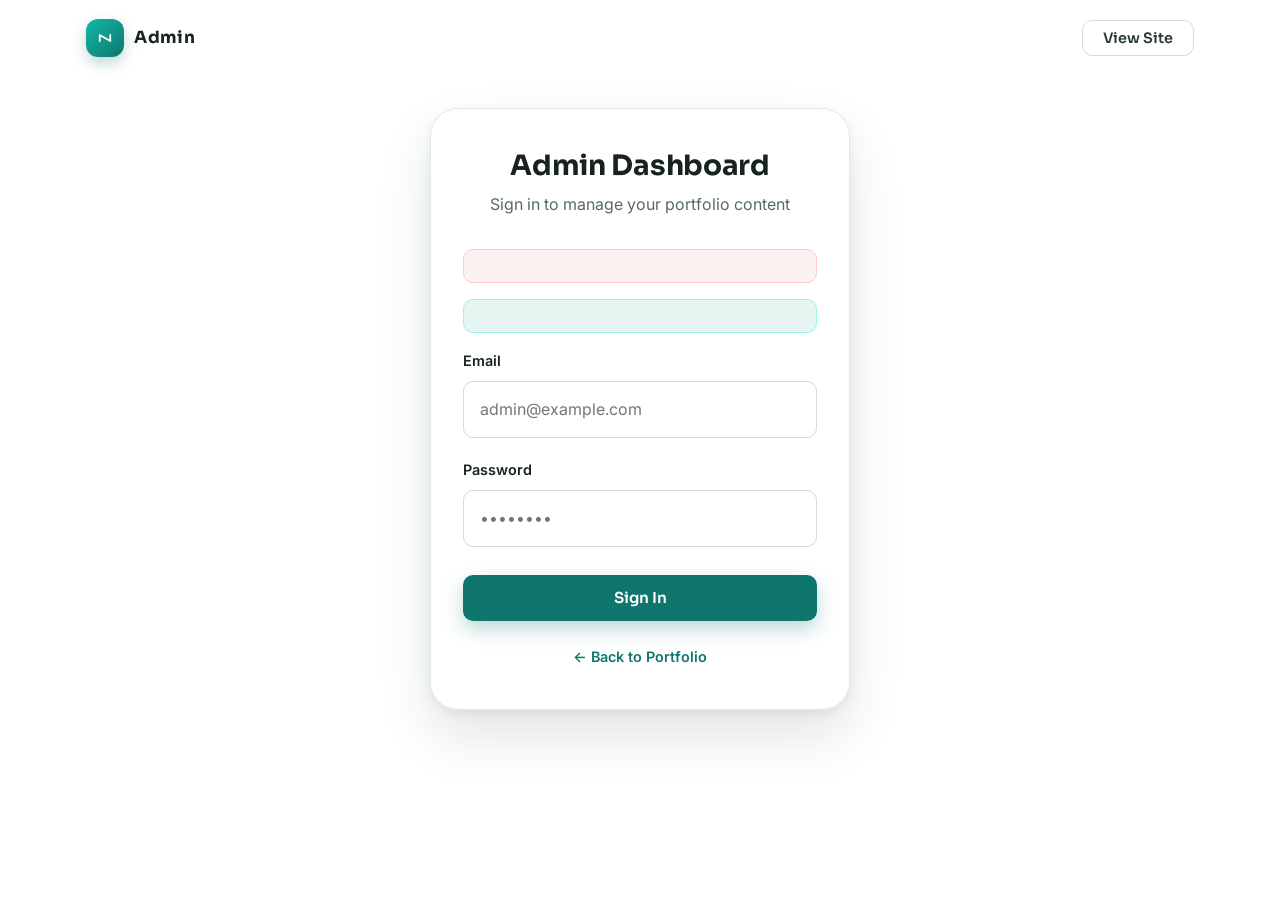
<file: admin.html>
<!DOCTYPE html>
<html lang="en">
<head>
  <meta charset="UTF-8">
  <meta name="viewport" content="width=device-width, initial-scale=1.0">
  <title>Admin — Portfolio Dashboard</title>
  <meta name="robots" content="noindex, nofollow">
  <link rel="icon" type="image/svg+xml" href="assets/icons/favicon.svg">
  <link rel="preconnect" href="https://fonts.googleapis.com">
  <link rel="preconnect" href="https://fonts.gstatic.com" crossorigin>
  <link href="https://fonts.googleapis.com/css2?family=Sora:wght@400;600;700;800&family=Inter:wght@400;500;600;700&display=swap" rel="stylesheet">
  <link rel="stylesheet" href="css/style.css">
  <link rel="stylesheet" href="css/responsive.css">
  <link rel="stylesheet" href="css/admin.css">
</head>
<body>
  <a class="skip-link" href="#main">Skip to main content</a>

  <header class="site-header" id="siteHeader">
    <div class="container nav">
      <a class="brand" href="index.html" aria-label="Back to portfolio">
        <span class="brand-mark" aria-hidden="true">
          <svg viewBox="0 0 24 24" width="18" height="18" fill="none" stroke="currentColor" stroke-width="2.4" stroke-linecap="round" stroke-linejoin="round"><path d="M5 16V8l14 8V8"/></svg>
        </span>
        <span class="brand-name">Admin</span>
      </a>
      <nav class="nav-menu" aria-label="Admin navigation">
        <ul class="nav-list">
          <li><a class="btn btn--outline btn--sm" href="index.html">View Site</a></li>
        </ul>
      </nav>
    </div>
  </header>

  <main id="main" class="admin-page">
    <!-- Login View -->
    <div class="admin-card" id="loginView" style="display:block">
      <div class="admin-header">
        <h1 class="admin-title">Admin Dashboard</h1>
        <p class="admin-sub">Sign in to manage your portfolio content</p>
      </div>

      <div class="alert error" id="loginError" role="alert"></div>
      <div class="alert success" id="loginSuccess" role="status"></div>

      <form id="loginForm" novalidate>
        <div class="form-group">
          <label for="adminEmail">Email</label>
          <input type="email" id="adminEmail" name="email" autocomplete="email" required placeholder="admin@example.com">
        </div>
        <div class="form-group">
          <label for="adminPassword">Password</label>
          <input type="password" id="adminPassword" name="password" autocomplete="current-password" required placeholder="••••••••">
        </div>
        <button type="submit" class="btn btn--primary btn-admin">Sign In</button>
      </form>

      <p class="admin-footer">
        <a href="index.html" aria-label="Back to portfolio">← Back to Portfolio</a>
      </p>
    </div>

    <!-- Dashboard View (hidden until login) -->
    <div class="admin-dashboard" id="dashboardView" role="region" aria-label="Dashboard">
      <div class="dash-header">
        <h2 class="dash-title">Dashboard</h2>
        <button type="button" class="btn btn--outline btn--sm btn-logout" id="logoutBtn">Logout</button>
      </div>

      <p id="loadStatus" class="alert error" role="alert" style="display:none"></p>

      <div class="dash-grid">
        <article class="dash-card">
          <div class="dash-card-info">
            <h3>Hero Section</h3>
            <p>Update headline, subtext, profile image, social links</p>
          </div>
          <div class="dash-card-action">
            <button class="btn btn--outline" data-section="hero">Edit</button>
          </div>
        </article>

        <article class="dash-card">
          <div class="dash-card-info">
            <h3>About Section</h3>
            <p>Bio, stats, tools, CV download</p>
          </div>
          <div class="dash-card-action">
            <button class="btn btn--outline" data-section="about">Edit</button>
          </div>
        </article>

        <article class="dash-card">
          <div class="dash-card-info">
            <h3>Services</h3>
            <p>Add, remove, or reorder service cards</p>
          </div>
          <div class="dash-card-action">
            <button class="btn btn--outline" data-section="services">Edit</button>
          </div>
        </article>

        <article class="dash-card">
          <div class="dash-card-info">
            <h3>Projects</h3>
            <p>Manage portfolio projects, categories, modals</p>
          </div>
          <div class="dash-card-action">
            <button class="btn btn--outline" data-section="projects">Edit</button>
          </div>
        </article>

        <article class="dash-card">
          <div class="dash-card-info">
            <h3>Skills</h3>
            <p>Update skill categories and items</p>
          </div>
          <div class="dash-card-action">
            <button class="btn btn--outline" data-section="skills">Edit</button>
          </div>
        </article>

        <article class="dash-card">
          <div class="dash-card-info">
            <h3>Contact & Form</h3>
            <p>Contact details and form endpoint (Formspree, EmailJS, etc.)</p>
          </div>
          <div class="dash-card-action">
            <button class="btn btn--outline" data-section="contact">Edit</button>
          </div>
        </article>

        <article class="dash-card">
          <div class="dash-card-info">
            <h3>Testimonials</h3>
            <p>Add or edit client testimonials</p>
          </div>
          <div class="dash-card-action">
            <button class="btn btn--outline" data-section="testimonials">Edit</button>
          </div>
        </article>

        <article class="dash-card">
          <div class="dash-card-info">
            <h3>Pricing</h3>
            <p>Update packages, features, prices</p>
          </div>
          <div class="dash-card-action">
            <button class="btn btn--outline" data-section="pricing">Edit</button>
          </div>
        </article>

        <article class="dash-card">
          <div class="dash-card-info">
            <h3>Site Settings</h3>
            <p>SEO meta, favicon, colors, fonts</p>
          </div>
          <div class="dash-card-action">
            <button class="btn btn--outline" data-section="settings">Edit</button>
          </div>
        </article>
      </div>
    </div>

    <!-- Editor View (hidden until a section is opened) -->
    <div class="admin-dashboard" id="editorView" role="region" aria-label="Content editor">
      <div class="dash-header">
        <h2 class="dash-title" id="editorTitle">Editor</h2>
        <button type="button" class="btn btn--outline btn--sm btn-logout" id="logoutBtn2">Logout</button>
      </div>

      <nav class="admin-tabs" role="tablist" aria-label="Sections">
        <button class="tab-link" type="button" data-tab="hero" role="tab">Hero</button>
        <button class="tab-link" type="button" data-tab="about" role="tab">About</button>
        <button class="tab-link" type="button" data-tab="services" role="tab">Services</button>
        <button class="tab-link" type="button" data-tab="projects" role="tab">Projects</button>
        <button class="tab-link" type="button" data-tab="skills" role="tab">Skills</button>
        <button class="tab-link" type="button" data-tab="testimonials" role="tab">Testimonials</button>
        <button class="tab-link" type="button" data-tab="pricing" role="tab">Pricing</button>
        <button class="tab-link" type="button" data-tab="contact" role="tab">Contact</button>
        <button class="tab-link" type="button" data-tab="settings" role="tab">Site</button>
      </nav>

      <form id="editorForm" class="editor-form" novalidate></form>
    </div>
  </main>

  <script src="js/admin.js" defer></script>
</body>
</html>
</file>
<file: css/style.css>
/* ==========================================================================
   Tanveer — Personal Portfolio
   Base stylesheet: design tokens, reset, base, and reusable components.
   ========================================================================== */

/* ---------- Design tokens ---------- */
:root {
  /* Color */
  --bg: #ffffff;
  --surface: #f3f8f6;
  --surface-alt: #eaf4f1;
  --ink: #16231f;          /* headings */
  --text: #2b3a36;         /* body */
  --muted: #566a64;        /* secondary text – passes WCAG AA on light bg */
  --border: #e2eae7;
  --border-strong: #cfdcd8;

  --primary: #0f766e;      /* teal-700 – readable action color */
  --primary-dark: #115e59;
  --mint: #14b8a6;         /* decorative mint */
  --mint-bright: #2dd4bf;
  --mint-soft: #e7f5f2;

  --danger: #c0392b;

  /* Typography */
  --font-display: "Sora", "Segoe UI", system-ui, sans-serif;
  --font-body: "Inter", "Segoe UI", system-ui, sans-serif;

  /* Spacing (radius + shadows) */
  --radius-sm: 10px;
  --radius: 16px;
  --radius-lg: 22px;
  --radius-xl: 28px;
  --radius-pill: 999px;

  --shadow-sm: 0 1px 2px rgba(16, 42, 38, .05), 0 4px 14px rgba(16, 42, 38, .05);
  --shadow-md: 0 2px 4px rgba(16, 42, 38, .05), 0 14px 30px rgba(16, 42, 38, .08);
  --shadow-lg: 0 4px 10px rgba(16, 42, 38, .06), 0 26px 54px rgba(16, 42, 38, .12);

  --header-h: 76px;
  --container: 1180px;
}

/* ---------- Reset / base ---------- */
*,
*::before,
*::after {
  box-sizing: border-box;
  margin: 0;
  padding: 0;
}

html {
  scroll-behavior: smooth;
  -webkit-text-size-adjust: 100%;
  overflow-x: clip;
}

section[id] {
  scroll-margin-top: calc(var(--header-h) + 14px);
}

body {
  font-family: var(--font-body);
  font-size: 1rem;
  line-height: 1.65;
  color: var(--text);
  background: var(--bg);
  -webkit-font-smoothing: antialiased;
}

img {
  max-width: 100%;
  display: block;
}

ul,
ol {
  list-style: none;
}

a {
  color: var(--primary);
  text-decoration: none;
}

button {
  font: inherit;
  color: inherit;
  background: none;
  border: none;
  cursor: pointer;
}

::selection {
  background: var(--mint-soft);
  color: var(--ink);
}

:focus-visible {
  outline: 3px solid var(--mint-bright);
  outline-offset: 2px;
  border-radius: 4px;
}

h1, h2, h3, h4 {
  font-family: var(--font-display);
  color: var(--ink);
  line-height: 1.2;
  font-weight: 700;
  letter-spacing: -0.01em;
}

h1 { font-size: clamp(2.3rem, 5vw, 3.75rem); }
h2 { font-size: clamp(1.7rem, 3.4vw, 2.6rem); }
h3 { font-size: 1.15rem; }

strong { color: var(--ink); font-weight: 600; }

.container {
  width: 100%;
  max-width: var(--container);
  margin-inline: auto;
  padding-inline: clamp(1.25rem, 4vw, 2.25rem);
}

[hidden] { display: none !important; }

/* ---------- Skip link ---------- */
.skip-link {
  position: absolute;
  top: -100%;
  left: 1rem;
  z-index: 200;
  padding: .7rem 1.2rem;
  background: var(--ink);
  color: #fff;
  border-radius: var(--radius-sm);
  font-weight: 600;
}
.skip-link:focus-visible {
  top: 1rem;
}

/* ---------- Sections ---------- */
.section {
  padding-block: clamp(4.5rem, 8vw, 7rem);
}

.section--surface {
  background: var(--surface);
}

.section-head {
  max-width: 720px;
  margin-inline: auto;
  text-align: center;
  margin-bottom: clamp(2.75rem, 6vw, 4rem);
}

.section-title { margin-bottom: .75rem; }

.section-sub {
  color: var(--muted);
  font-size: 1.05rem;
}

.eyebrow {
  display: inline-flex;
  align-items: center;
  gap: .6rem;
  font-family: var(--font-display);
  font-size: .8rem;
  font-weight: 700;
  letter-spacing: .16em;
  text-transform: uppercase;
  color: var(--primary);
  margin-bottom: 1rem;
}
.eyebrow span {
  display: inline-block;
  width: 26px;
  height: 2px;
  background: var(--mint);
  border-radius: var(--radius-pill);
}

/* ---------- Buttons ---------- */
.btn {
  display: inline-flex;
  align-items: center;
  justify-content: center;
  gap: .55rem;
  padding: .9rem 1.7rem;
  border: 1px solid transparent;
  border-radius: var(--radius-sm);
  font-family: var(--font-display);
  font-size: .95rem;
  font-weight: 600;
  line-height: 1;
  white-space: nowrap;
  cursor: pointer;
  transition: background-color .22s ease, color .22s ease,
              border-color .22s ease, box-shadow .22s ease, transform .22s ease;
}
.btn:hover { transform: translateY(-2px); }
.btn:active { transform: translateY(0); }

.btn--primary {
  background: var(--primary);
  color: #fff;
  box-shadow: 0 8px 20px rgba(15, 118, 110, .28);
}
.btn--primary:hover {
  background: var(--primary-dark);
  box-shadow: 0 12px 26px rgba(15, 118, 110, .34);
}

.btn--outline {
  background: var(--bg);
  color: var(--text);
  border-color: var(--border-strong);
}
.btn--outline:hover {
  border-color: var(--primary);
  color: var(--primary);
  background: var(--mint-soft);
}

.btn--ghost {
  background: transparent;
  color: var(--primary);
  padding-inline: .35rem;
}
.btn--ghost:hover {
  background: var(--mint-soft);
  padding-inline: 1.7rem;
}

.btn--sm {
  padding: .6rem 1.25rem;
  font-size: .9rem;
}

.btn-arrow {
  display: inline-block;
  transition: transform .22s ease;
  font-weight: 700;
}
.btn:hover .btn-arrow { transform: translateX(4px); }
.btn--ghost:hover .btn-arrow { transform: translateX(4px); }

/* ==========================================================================
   HEADER / NAVIGATION
   ========================================================================== */
.site-header {
  position: fixed;
  inset: 0 0 auto 0;
  z-index: 100;
  height: var(--header-h);
  background: rgba(255, 255, 255, .82);
  backdrop-filter: blur(14px);
  -webkit-backdrop-filter: blur(14px);
  border-bottom: 1px solid transparent;
  transition: background-color .3s ease, border-color .3s ease, box-shadow .3s ease;
}
.site-header.is-scrolled {
  background: rgba(255, 255, 255, .94);
  border-bottom-color: var(--border);
  box-shadow: var(--shadow-sm);
}

.nav {
  display: flex;
  align-items: center;
  justify-content: space-between;
  height: var(--header-h);
}

.brand {
  display: inline-flex;
  align-items: center;
  gap: .65rem;
  color: var(--ink);
  font-family: var(--font-display);
  font-weight: 700;
  font-size: 1.05rem;
  letter-spacing: .02em;
}
.brand:hover { color: var(--primary); }

.brand-mark {
  display: grid;
  place-items: center;
  width: 38px;
  height: 38px;
  border-radius: 12px;
  background: linear-gradient(135deg, var(--mint), var(--primary));
  color: #fff;
  box-shadow: 0 6px 14px rgba(15, 118, 110, .28);
  transition: transform .25s ease;
}
.brand:hover .brand-mark { transform: rotate(-8deg) scale(1.06); }

.nav-list {
  display: flex;
  align-items: center;
  gap: .35rem;
}

.nav-link {
  position: relative;
  display: inline-block;
  padding: .5rem .85rem;
  color: var(--text);
  font-weight: 500;
  font-size: .95rem;
  border-radius: var(--radius-pill);
  transition: color .2s ease, background-color .2s ease;
}
.nav-link:hover { color: var(--primary); background: var(--mint-soft); }

.nav-link.is-active {
  color: var(--primary);
  font-weight: 600;
  background: var(--mint-soft);
}

.nav-cta { margin-left: .5rem; }

.nav-toggle {
  display: none;
  flex-direction: column;
  justify-content: center;
  gap: 5px;
  width: 44px;
  height: 44px;
  border-radius: var(--radius-sm);
  z-index: 110;
}

.nav-toggle-bar {
  display: block;
  width: 22px;
  height: 2.4px;
  margin-inline: auto;
  border-radius: var(--radius-pill);
  background: var(--ink);
  transition: transform .3s ease, opacity .3s ease;
}

/* Animated hamburger -> close */
.site-header.is-active .nav-toggle-bar:nth-child(1) { transform: translateY(7.4px) rotate(45deg); }
.site-header.is-active .nav-toggle-bar:nth-child(2) { opacity: 0; }
.site-header.is-active .nav-toggle-bar:nth-child(3) { transform: translateY(-7.4px) rotate(-45deg); }

/* ==========================================================================
   HERO
   ========================================================================== */
.hero {
  position: relative;
  padding-top: calc(var(--header-h) + clamp(2.5rem, 6vw, 4.5rem));
  padding-bottom: clamp(5rem, 9vw, 8rem);
  background: var(--bg);
  overflow: hidden;
}

.hero-grid {
  display: grid;
  grid-template-columns: 1fr 1fr;
  gap: clamp(2.5rem, 5vw, 4.5rem);
  align-items: center;
  position: relative;
  z-index: 2;
}

.hero-content {
  display: flex;
  flex-direction: column;
  align-items: flex-start;
  text-align: left;
}

.hero-greeting {
  display: inline-flex;
  align-items: center;
  gap: .6rem;
  font-family: var(--font-display);
  font-weight: 600;
  font-size: 1rem;
  color: var(--primary);
  margin-bottom: 1.1rem;
}
.hero-greeting .dot {
  width: 9px;
  height: 9px;
  border-radius: 50%;
  background: var(--mint);
  box-shadow: 0 0 0 5px var(--mint-soft);
}

.hero-title {
  line-height: 1.18;
  margin-bottom: 1.25rem;
}
.hero-title .accent {
  color: var(--primary);
  background: linear-gradient(120deg, var(--primary) 0%, var(--mint) 90%);
  -webkit-background-clip: text;
  background-clip: text;
  -webkit-text-fill-color: transparent;
}

.hero-sub {
  max-width: 34rem;
  color: var(--muted);
  font-size: 1.08rem;
  margin-bottom: 2.1rem;
}

.hero-actions {
  display: flex;
  flex-wrap: wrap;
  gap: 1rem;
  margin-bottom: 2.4rem;
}

.hero-social {
  display: flex;
  align-items: center;
  gap: .8rem;
}
.hero-social-label {
  font-size: .85rem;
  color: var(--muted);
  font-weight: 500;
  margin-right: .25rem;
}
.hero-social a {
  display: grid;
  place-items: center;
  width: 40px;
  height: 40px;
  border-radius: 50%;
  border: 1px solid var(--border);
  color: var(--muted);
  transition: color .2s ease, border-color .2s ease, background .2s ease, transform .2s ease;
}
.hero-social a:hover {
  color: var(--primary);
  border-color: var(--primary);
  background: var(--mint-soft);
  transform: translateY(-2px);
}

/* ---- Visual column ---- */
.hero-visual {
  position: relative;
  display: flex;
  justify-content: center;
  padding: 2.5rem 1rem;
}

.hero-composition {
  position: relative;
  width: min(430px, 100%);
  z-index: 2;
}

.hero-ring {
  position: absolute;
  top: 50%;
  left: 50%;
  transform: translate(-50%, -50%);
  border-radius: 50%;
  border: 1.5px dashed var(--border-strong);
}
.hero-ring--a {
  width: 121%;
  aspect-ratio: 1;
}
.hero-ring--b {
  width: 142%;
  aspect-ratio: 1;
  border-color: var(--mint-soft);
}

.hero-blob {
  position: absolute;
  border-radius: 50%;
  filter: blur(60px);
}
.hero-blob--a {
  width: 340px;
  height: 340px;
  top: 4%;
  right: -4%;
  background: rgba(45, 212, 191, .22);
}
.hero-blob--b {
  width: 260px;
  height: 260px;
  bottom: 0;
  left: -6%;
  background: rgba(15, 118, 110, .14);
}

.hero-frame {
  position: relative;
  width: 100%;
  aspect-ratio: 10 / 11.4;
  border-radius: 46% 54% 52% 48% / 38% 38% 62% 62%;
  overflow: hidden;
  background: var(--surface-alt);
  box-shadow: var(--shadow-lg);
  border: 8px solid #fff;
  z-index: 2;
  padding: 12px; /* inner spacing so image sits smaller in the organic shape */
}
.hero-img {
  width: 100%;
  height: 100%;
  object-fit: cover;
  object-position: center;
  border-radius: inherit; /* match frame's organic radius */
}

.hero-frame-inner {
  position: absolute;
  inset: 0;
  border-radius: inherit;
  background: linear-gradient(180deg, rgba(255, 255, 255, 0) 55%, rgba(15, 118, 110, .14));
  pointer-events: none;
}

.hero-circuit {
  position: absolute;
  width: 150px;
  height: 150px;
  bottom: 3%;
  left: 0;
  color: var(--mint);
  opacity: .55;
  z-index: 1;
}

.hero-card {
  position: absolute;
  display: flex;
  align-items: center;
  gap: .8rem;
  padding: .95rem 1.2rem;
  background: rgba(255, 255, 255, .95);
  border: 1px solid var(--border);
  border-radius: var(--radius);
  box-shadow: var(--shadow-md);
  z-index: 3;
  animation: floaty 6s ease-in-out infinite;
}
.hero-card--exp {
  top: 16%;
  left: -4%;
}
.hero-card--proj {
  bottom: 12%;
  right: -4%;
  animation-delay: 2.5s;
}
.hero-card-num {
  font-family: var(--font-display);
  font-weight: 800;
  font-size: 1.7rem;
  color: var(--primary);
  line-height: 1;
}
.hero-card-lbl {
  font-size: .8rem;
  font-weight: 600;
  color: var(--muted);
  line-height: 1.35;
}

.hero-badge {
  position: absolute;
  top: 4%;
  right: 2%;
  display: inline-flex;
  align-items: center;
  gap: .5rem;
  padding: .5rem 1rem;
  background: #fff;
  border: 1px solid var(--border);
  border-radius: var(--radius-pill);
  font-size: .82rem;
  font-weight: 600;
  color: var(--primary-dark);
  box-shadow: var(--shadow-sm);
  z-index: 3;
}
.hero-badge-dot {
  width: 8px;
  height: 8px;
  border-radius: 50%;
  background: var(--mint);
  animation: pulse 2s ease-in-out infinite;
}

@keyframes floaty {
  0%, 100% { transform: translateY(0); }
  50%      { transform: translateY(-10px); }
}
@keyframes pulse {
  0%, 100% { opacity: 1; transform: scale(1); }
  50%      { opacity: .55; transform: scale(.85); }
}

.hero-wave {
  position: absolute;
  inset: auto 0 -1px 0;
  height: 90px;
  z-index: 1;
  pointer-events: none;
}
.hero-wave svg {
  width: 100%;
  height: 100%;
}

/* ==========================================================================
   ABOUT
   ========================================================================== */
.about-grid {
  display: grid;
  grid-template-columns: 1.12fr .88fr;
  gap: clamp(2.5rem, 5vw, 4.5rem);
  align-items: center;
}

.about-content p {
  color: var(--muted);
  margin-bottom: 1rem;
}
.about-content .lead {
  font-size: 1.08rem;
  color: var(--text);
}

.about-tools {
  display: flex;
  flex-wrap: wrap;
  gap: .6rem;
  margin: 1.6rem 0 1.9rem;
}
.about-tools span {
  padding: .5rem 1rem;
  background: var(--mint-soft);
  color: var(--primary-dark);
  font-size: .85rem;
  font-weight: 600;
  border-radius: var(--radius-pill);
}

.about-actions {
  display: flex;
  flex-wrap: wrap;
  gap: 1rem;
}

.about-stats {
  display: grid;
  grid-template-columns: 1fr 1fr;
  gap: 1rem;
}

.stat-card {
  background: var(--bg);
  border: 1px solid var(--border);
  border-radius: var(--radius-lg);
  padding: 1.7rem 1.4rem;
  box-shadow: var(--shadow-sm);
  text-align: center;
  transition: transform .25s ease, box-shadow .25s ease;
}
.stat-card:hover {
  transform: translateY(-4px);
  box-shadow: var(--shadow-md);
}
.stat-num {
  display: block;
  font-family: var(--font-display);
  font-weight: 800;
  font-size: 2.2rem;
  color: var(--primary);
  line-height: 1.1;
  margin-bottom: .35rem;
}
.stat-lbl {
  font-size: .88rem;
  color: var(--muted);
  font-weight: 500;
}

.stat-note {
  grid-column: 1 / -1;
  display: flex;
  align-items: center;
  gap: .8rem;
  padding: 1rem 1.3rem;
  background: var(--surface-alt);
  border: 1px dashed var(--border-strong);
  border-radius: var(--radius);
  color: var(--muted);
  font-size: .85rem;
}
.stat-note svg { flex-shrink: 0; color: var(--mint); }

/* ==========================================================================
   SERVICES
   ========================================================================== */
.services-grid {
  display: grid;
  grid-template-columns: repeat(3, 1fr);
  gap: 1.5rem;
}

.service-card {
  background: var(--bg);
  border: 1px solid var(--border);
  border-radius: var(--radius-lg);
  padding: 1.9rem 1.8rem;
  box-shadow: var(--shadow-sm);
  transition: transform .28s ease, box-shadow .28s ease, border-color .28s ease;
}
.service-card:hover {
  transform: translateY(-6px);
  box-shadow: var(--shadow-md);
  border-color: rgba(20, 184, 166, .45);
}

.service-top {
  display: flex;
  align-items: center;
  justify-content: space-between;
  margin-bottom: 1.4rem;
}
.service-num {
  font-family: var(--font-display);
  font-weight: 700;
  font-size: 1rem;
  color: var(--border-strong);
  transition: color .25s ease;
}
.service-card:hover .service-num { color: var(--mint); }

.service-icon {
  display: grid;
  place-items: center;
  width: 50px;
  height: 50px;
  border-radius: 15px;
  background: var(--mint-soft);
  color: var(--primary);
  transition: background-color .25s ease, color .25s ease, transform .25s ease;
}
.service-card:hover .service-icon {
  background: var(--primary);
  color: #fff;
  transform: rotate(-6deg) scale(1.04);
}

.service-title {
  margin-bottom: .55rem;
}
.service-text {
  color: var(--muted);
  font-size: .95rem;
}

/* ==========================================================================
   PROJECTS (portfolio + filters + modal reference)
   ========================================================================== */
.filters {
  display: flex;
  flex-wrap: wrap;
  justify-content: center;
  gap: .6rem;
  margin-bottom: 2.5rem;
}

.filter-btn {
  padding: .55rem 1.25rem;
  border: 1px solid var(--border-strong);
  border-radius: var(--radius-pill);
  background: var(--bg);
  color: var(--muted);
  font-weight: 600;
  font-size: .9rem;
  transition: background-color .2s ease, color .2s ease, border-color .2s ease, transform .2s ease;
}
.filter-btn:hover {
  color: var(--primary);
  border-color: var(--primary);
  transform: translateY(-1px);
}
.filter-btn.is-active {
  background: var(--primary);
  border-color: var(--primary);
  color: #fff;
}

.projects-grid {
  display: grid;
  grid-template-columns: repeat(3, 1fr);
  gap: 1.5rem;
}

.project-item {
  transition: opacity .3s ease, transform .3s ease;
}
.project-item.is-hidden { display: none; }
.project-item.is-shown { animation: cardIn .45s ease both; }

@keyframes cardIn {
  from { opacity: 0; transform: translateY(14px) scale(.98); }
  to   { opacity: 1; transform: none; }
}

.project-card {
  display: flex;
  flex-direction: column;
  height: 100%;
  background: var(--bg);
  border: 1px solid var(--border);
  border-radius: var(--radius-lg);
  overflow: hidden;
  box-shadow: var(--shadow-sm);
  transition: transform .28s ease, box-shadow .28s ease, border-color .28s ease;
}
.project-card:hover {
  transform: translateY(-6px);
  box-shadow: var(--shadow-md);
  border-color: rgba(20, 184, 166, .45);
}

.project-media {
  position: relative;
  aspect-ratio: 4 / 3;
  overflow: hidden;
  background: var(--surface-alt);
}
.project-media img {
  width: 100%;
  height: 100%;
  object-fit: cover;
  transition: transform .5s ease;
}
.project-card:hover .project-media img { transform: scale(1.06); }

.project-badge {
  position: absolute;
  top: 1rem;
  left: 1rem;
  padding: .35rem .85rem;
  background: rgba(255, 255, 255, .92);
  backdrop-filter: blur(6px);
  -webkit-backdrop-filter: blur(6px);
  border-radius: var(--radius-pill);
  font-size: .75rem;
  font-weight: 700;
  color: var(--primary-dark);
  box-shadow: var(--shadow-sm);
}

.project-body {
  display: flex;
  flex-direction: column;
  flex: 1;
  padding: 1.5rem;
}
.project-title {
  font-size: 1.12rem;
  margin-bottom: .5rem;
}
.project-text {
  color: var(--muted);
  font-size: .94rem;
  margin-bottom: 1.1rem;
}

.project-tags {
  display: flex;
  flex-wrap: wrap;
  gap: .45rem;
  margin-bottom: 1.4rem;
}
.project-tags li {
  padding: .3rem .8rem;
  background: var(--mint-soft);
  color: var(--primary-dark);
  font-size: .78rem;
  font-weight: 600;
  border-radius: var(--radius-pill);
}

.project-actions {
  display: flex;
  align-items: center;
  justify-content: space-between;
  margin-top: auto;
  padding-top: .4rem;
}
.project-link {
  display: inline-flex;
  align-items: center;
  gap: .4rem;
  color: var(--primary);
  font-weight: 600;
  font-size: .95rem;
  transition: gap .2s ease, color .2s ease;
}
.project-link:hover { color: var(--primary-dark); gap: .7rem; }

.project-icon-link {
  display: grid;
  place-items: center;
  width: 40px;
  height: 40px;
  border: 1px solid var(--border);
  border-radius: 50%;
  color: var(--muted);
  transition: color .2s ease, border-color .2s ease, background .2s ease, transform .2s ease;
}
.project-icon-link:hover {
  color: var(--primary);
  border-color: var(--primary);
  background: var(--mint-soft);
  transform: translateY(-2px);
}

/* ---------- Project modal ---------- */
.modal {
  position: fixed;
  inset: 0;
  z-index: 120;
  display: grid;
  place-items: center;
  padding: clamp(1rem, 3vw, 2.5rem);
}
.modal-overlay {
  position: absolute;
  inset: 0;
  background: rgba(16, 32, 29, .58);
  backdrop-filter: blur(5px);
  -webkit-backdrop-filter: blur(5px);
}
.modal-dialog {
  position: relative;
  width: min(880px, 100%);
  max-height: 88dvh;
  overflow-y: auto;
  background: var(--bg);
  border-radius: var(--radius-xl);
  box-shadow: var(--shadow-lg);
  animation: modalIn .35s ease both;
}
@keyframes modalIn {
  from { opacity: 0; transform: translateY(22px) scale(.97); }
  to   { opacity: 1; transform: none; }
}

.modal-close {
  position: absolute;
  top: 1rem;
  right: 1rem;
  z-index: 2;
  display: grid;
  place-items: center;
  width: 42px;
  height: 42px;
  border-radius: 50%;
  background: rgba(255, 255, 255, .9);
  color: var(--ink);
  box-shadow: var(--shadow-sm);
  transition: background-color .2s ease, color .2s ease, transform .2s ease;
}
.modal-close:hover {
  background: var(--primary);
  color: #fff;
  transform: rotate(90deg);
}

.modal-media {
  width: 100%;
  aspect-ratio: 16 / 8.5;
  object-fit: cover;
  background: var(--surface-alt);
}

.modal-body {
  padding: clamp(1.5rem, 3.5vw, 2.75rem);
}

.modal-category {
  display: inline-block;
  padding: .35rem .9rem;
  background: var(--mint-soft);
  color: var(--primary-dark);
  font-size: .78rem;
  font-weight: 700;
  border-radius: var(--radius-pill);
  margin-bottom: .9rem;
}
.modal-title {
  font-size: 1.6rem;
  margin-bottom: .75rem;
}
.modal-desc {
  color: var(--muted);
  margin-bottom: 1.8rem;
}

.modal-details {
  display: grid;
  gap: 1.2rem;
  margin-bottom: 1.9rem;
}
.modal-detail dt {
  font-family: var(--font-display);
  font-weight: 700;
  font-size: .82rem;
  letter-spacing: .06em;
  text-transform: uppercase;
  color: var(--primary);
  margin-bottom: .3rem;
}
.modal-detail dd {
  color: var(--text);
  font-size: .97rem;
}

.modal-tags {
  display: flex;
  flex-wrap: wrap;
  gap: .45rem;
}
.modal-tags span {
  padding: .3rem .8rem;
  background: var(--surface-alt);
  color: var(--text);
  font-size: .82rem;
  font-weight: 600;
  border-radius: var(--radius-pill);
}

.modal-actions {
  display: flex;
  flex-wrap: wrap;
  gap: .9rem;
}

/* ==========================================================================
   SKILLS
   ========================================================================== */
.skills-grid {
  display: grid;
  grid-template-columns: repeat(3, 1fr);
  gap: 1.5rem;
}

.skill-card {
  background: var(--bg);
  border: 1px solid var(--border);
  border-radius: var(--radius-lg);
  padding: 1.8rem 1.7rem;
  box-shadow: var(--shadow-sm);
  transition: transform .28s ease, box-shadow .28s ease, border-color .28s ease;
}
.skill-card:hover {
  transform: translateY(-5px);
  box-shadow: var(--shadow-md);
  border-color: rgba(20, 184, 166, .45);
}

.skill-card-head {
  display: flex;
  align-items: center;
  gap: .85rem;
  margin-bottom: 1.2rem;
}
.skill-card-head h3 { font-size: 1.08rem; }

.skill-icon {
  display: grid;
  place-items: center;
  width: 46px;
  height: 46px;
  flex-shrink: 0;
  border-radius: 14px;
  background: var(--mint-soft);
  color: var(--primary);
}

.skill-list li {
  position: relative;
  padding: .42rem 0 .42rem 1.5rem;
  color: var(--muted);
  font-size: .95rem;
}
.skill-list li::before {
  content: "";
  position: absolute;
  left: .25rem;
  top: 50%;
  transform: translateY(-50%);
  width: 8px;
  height: 8px;
  border-radius: 50%;
  background: var(--mint);
  opacity: .8;
}

.skill-card--note {
  display: flex;
  flex-direction: column;
  justify-content: center;
  background: var(--surface-alt);
  border-style: dashed;
  border-color: var(--border-strong);
  box-shadow: none;
}
.skill-card--note:hover { border-color: var(--mint); }
.skill-note-text {
  color: var(--muted);
  font-size: .95rem;
}

/* ==========================================================================
   PROCESS / TIMELINE
   ========================================================================== */
.timeline {
  position: relative;
  max-width: 960px;
  margin-inline: auto;
  padding-block: .5rem 2rem;
}
.timeline::before {
  content: "";
  position: absolute;
  top: 0;
  bottom: 0;
  left: 50%;
  width: 2px;
  transform: translateX(-50%);
  background: linear-gradient(180deg, var(--mint-soft), var(--mint) 60%, var(--primary));
  border-radius: var(--radius-pill);
}

.timeline-item {
  position: relative;
  width: calc(50% - 2.75rem);
  margin-bottom: 2rem;
}
.timeline-item:nth-child(odd) { margin-right: auto; margin-left: 0; }
.timeline-item:nth-child(even) { margin-left: auto; margin-right: 0; }
.timeline-item:last-child { margin-bottom: 0; }

.timeline-marker {
  position: absolute;
  top: 1.4rem;
  display: grid;
  place-items: center;
  width: 46px;
  height: 46px;
  border-radius: 50%;
  background: #fff;
  border: 2px solid var(--mint);
  color: var(--primary);
  box-shadow: 0 0 0 6px var(--surface);
  z-index: 2;
}
.timeline-item:nth-child(odd) .timeline-marker {
  right: -2.75rem;
  transform: translateX(50%);
}
.timeline-item:nth-child(even) .timeline-marker {
  left: -2.75rem;
  transform: translateX(-50%);
}

.timeline-card {
  background: var(--bg);
  border: 1px solid var(--border);
  border-radius: var(--radius-lg);
  padding: 1.6rem 1.7rem;
  box-shadow: var(--shadow-sm);
  transition: transform .28s ease, box-shadow .28s ease;
}
.timeline-card:hover {
  transform: translateY(-4px);
  box-shadow: var(--shadow-md);
}

.timeline-num {
  font-family: var(--font-display);
  font-weight: 800;
  font-size: .95rem;
  color: var(--primary);
  letter-spacing: .08em;
}
.timeline-card h3 {
  margin: .3rem 0 .45rem;
}
.timeline-card p {
  color: var(--muted);
  font-size: .95rem;
}

/* ==========================================================================
   WHY WORK WITH ME
   ========================================================================== */
.why-grid {
  display: grid;
  grid-template-columns: repeat(3, 1fr);
  gap: 1.5rem;
}

.why-card {
  background: var(--bg);
  border: 1px solid var(--border);
  border-radius: var(--radius-lg);
  padding: 1.9rem 1.7rem;
  box-shadow: var(--shadow-sm);
  display: flex;
  flex-direction: column;
  gap: .6rem;
  transition: transform .28s ease, box-shadow .28s ease, border-color .28s ease;
}
.why-card:hover {
  transform: translateY(-6px);
  box-shadow: var(--shadow-md);
  border-color: rgba(20, 184, 166, .45);
}
.why-icon {
  display: grid;
  place-items: center;
  width: 46px;
  height: 46px;
  border-radius: 14px;
  background: var(--mint-soft);
  color: var(--primary);
  margin-bottom: .35rem;
}
.why-card h3 { font-size: 1.1rem; }
.why-card p {
  color: var(--muted);
  font-size: .95rem;
}

/* ==========================================================================
   TESTIMONIALS
   ========================================================================== */
.testimonials-grid {
  display: grid;
  grid-template-columns: repeat(3, 1fr);
  gap: 1.5rem;
}

.testimonial-card {
  display: flex;
  flex-direction: column;
  background: var(--bg);
  border: 1px solid var(--border);
  border-radius: var(--radius-lg);
  padding: 2rem 1.8rem;
  box-shadow: var(--shadow-sm);
  transition: transform .28s ease, box-shadow .28s ease;
}
.testimonial-card:hover {
  transform: translateY(-5px);
  box-shadow: var(--shadow-md);
}

.testimonial-stars {
  display: flex;
  gap: .2rem;
  color: var(--mint);
  margin-bottom: 1.1rem;
}
.testimonial-card blockquote {
  flex: 1;
}
.testimonial-card blockquote p {
  color: var(--text);
  font-size: .98rem;
  font-style: italic;
}

.testimonial-author {
  display: flex;
  align-items: center;
  gap: .85rem;
  margin-top: 1.4rem;
  padding-top: 1.3rem;
  border-top: 1px solid var(--border);
}
.testimonial-avatar {
  display: grid;
  place-items: center;
  width: 46px;
  height: 46px;
  flex-shrink: 0;
  border-radius: 50%;
  background: var(--mint-soft);
  color: var(--primary);
  font-family: var(--font-display);
  font-weight: 700;
  font-size: .95rem;
}
.testimonial-author div {
  display: flex;
  flex-direction: column;
}
.testimonial-author strong {
  font-size: .95rem;
}
.testimonial-author span {
  font-size: .82rem;
  color: var(--muted);
}

/* ==========================================================================
   PRICING
   ========================================================================== */
.pricing-grid {
  display: grid;
  grid-template-columns: repeat(3, 1fr);
  gap: 1.5rem;
  align-items: stretch;
}

.pricing-card {
  position: relative;
  display: flex;
  flex-direction: column;
  background: var(--bg);
  border: 1px solid var(--border);
  border-radius: var(--radius-xl);
  padding: 2.4rem 2rem;
  box-shadow: var(--shadow-sm);
  transition: transform .28s ease, box-shadow .28s ease;
}
.pricing-card:hover {
  transform: translateY(-6px);
  box-shadow: var(--shadow-md);
}

.pricing-card--featured {
  border: 2px solid var(--primary);
  box-shadow: var(--shadow-md);
}
.pricing-card--featured:hover { transform: translateY(-6px); }

.pricing-badge {
  position: absolute;
  top: 0;
  left: 50%;
  transform: translate(-50%, -50%);
  padding: .4rem 1.15rem;
  background: var(--primary);
  color: #fff;
  font-family: var(--font-display);
  font-size: .78rem;
  font-weight: 700;
  border-radius: var(--radius-pill);
  box-shadow: 0 8px 18px rgba(15, 118, 110, .3);
}

.pricing-name {
  font-size: 1.15rem;
  margin-bottom: .5rem;
}
.pricing-price {
  font-family: var(--font-display);
  font-weight: 800;
  font-size: 2.7rem;
  color: var(--ink);
  line-height: 1;
  margin-bottom: .6rem;
}
.pricing-cur {
  font-size: 1.4rem;
  vertical-align: super;
  color: var(--muted);
  margin-right: .15rem;
}
.pricing-desc {
  color: var(--muted);
  font-size: .94rem;
  margin-bottom: 1.6rem;
}

.pricing-features {
  margin-bottom: 1.9rem;
  flex: 1;
}
.pricing-features li {
  position: relative;
  padding: .45rem 0 .45rem 1.7rem;
  color: var(--text);
  font-size: .95rem;
}
.pricing-features li::before {
  content: "";
  position: absolute;
  left: 0;
  top: 50%;
  transform: translateY(-50%);
  width: 20px;
  height: 20px;
  border-radius: 50%;
  background: var(--mint-soft);
}
.pricing-features li::after {
  content: "";
  position: absolute;
  left: 5.5px;
  top: 50%;
  transform: translateY(-62%) rotate(45deg);
  width: 6px;
  height: 3px;
  border-left: 2px solid var(--primary);
  border-bottom: 2px solid var(--primary);
}

.pricing-cta {
  width: 100%;
  margin-top: auto;
}

/* ==========================================================================
   CONTACT
   ========================================================================== */
.contact-grid {
  display: grid;
  grid-template-columns: .92fr 1.08fr;
  gap: clamp(2rem, 4.5vw, 3.5rem);
  align-items: start;
}

.contact-list {
  display: grid;
  gap: 1rem;
}
.contact-list li {
  display: flex;
  align-items: flex-start;
  gap: 1rem;
  background: var(--bg);
  border: 1px solid var(--border);
  border-radius: var(--radius);
  padding: 1.25rem 1.35rem;
  box-shadow: var(--shadow-sm);
  transition: transform .25s ease, box-shadow .25s ease, border-color .25s ease;
}
.contact-list li:hover {
  transform: translateY(-3px);
  box-shadow: var(--shadow-md);
  border-color: rgba(20, 184, 166, .45);
}

.contact-icon {
  display: grid;
  place-items: center;
  width: 46px;
  height: 46px;
  flex-shrink: 0;
  border-radius: 14px;
  background: var(--mint-soft);
  color: var(--primary);
}
.contact-label {
  display: block;
  font-size: .78rem;
  font-weight: 600;
  letter-spacing: .05em;
  text-transform: uppercase;
  color: var(--muted);
  margin-bottom: .2rem;
}
.contact-list a {
  font-weight: 600;
  color: var(--ink);
  word-break: break-word;
  transition: color .2s ease;
}
.contact-list a:hover { color: var(--primary); }
.contact-value {
  font-weight: 600;
  color: var(--ink);
}

.contact-note {
  margin-top: 1.4rem;
  padding: 1.2rem 1.4rem;
  background: var(--surface-alt);
  border-left: 3px solid var(--mint);
  border-radius: var(--radius-sm);
}
.contact-note strong {
  font-family: var(--font-display);
  color: var(--ink);
}
.contact-note p {
  color: var(--muted);
  font-size: .9rem;
  margin-top: .3rem;
}

/* ---------- Form ---------- */
.contact-form-wrap {
  background: var(--bg);
  border: 1px solid var(--border);
  border-radius: var(--radius-xl);
  padding: clamp(1.6rem, 3.5vw, 2.6rem);
  box-shadow: var(--shadow-md);
}

.form-row {
  display: grid;
  grid-template-columns: 1fr 1fr;
  gap: 1.1rem;
}

.form-group {
  margin-bottom: 1.1rem;
}
.form-group label {
  display: block;
  font-weight: 600;
  font-size: .92rem;
  color: var(--ink);
  margin-bottom: .45rem;
}
.form-group label span {
  color: var(--danger);
}

.form-group input,
.form-group select,
.form-group textarea {
  width: 100%;
  padding: .85rem 1rem;
  font: inherit;
  font-size: .95rem;
  color: var(--text);
  background: var(--bg);
  border: 1.5px solid var(--border-strong);
  border-radius: var(--radius-sm);
  transition: border-color .2s ease, box-shadow .2s ease, background-color .2s ease;
}
.form-group textarea {
  resize: vertical;
  min-height: 130px;
}
.form-group input:focus,
.form-group select:focus,
.form-group textarea:focus {
  outline: none;
  border-color: var(--primary);
  box-shadow: 0 0 0 4px var(--mint-soft);
}
.form-group select { cursor: pointer; }

.form-group.is-error input,
.form-group.is-error select,
.form-group.is-error textarea {
  border-color: var(--danger);
  background: #fdf6f5;
}

.form-error {
  margin-top: .4rem;
  font-size: .85rem;
  color: var(--danger);
  font-weight: 500;
}

.form-submit {
  width: 100%;
  margin-top: .4rem;
}

.form-status {
  margin-top: 1rem;
  padding: .95rem 1.2rem;
  border-radius: var(--radius-sm);
  font-weight: 600;
  font-size: .95rem;
  background: var(--mint-soft);
  color: var(--primary-dark);
  border: 1px solid rgba(20, 184, 166, .35);
}

/* ==========================================================================
   FOOTER
   ========================================================================== */
.site-footer {
  background: #0f1a17;
  color: #b9c8c4;
  padding-top: clamp(3.5rem, 7vw, 5.5rem);
  padding-bottom: 2rem;
}

.footer-grid {
  display: grid;
  grid-template-columns: 1.5fr 1fr 1fr 1.2fr;
  gap: 2.5rem;
  padding-bottom: 3rem;
}

.footer-brand .brand {
  color: #fff;
  margin-bottom: 1.1rem;
}
.footer-brand p {
  max-width: 300px;
  color: #9db0ab;
  font-size: .94rem;
  margin-top: 1rem;
}

.footer-col h3 {
  color: #fff;
  font-size: .95rem;
  margin-bottom: 1.1rem;
  letter-spacing: .04em;
}
.footer-col ul {
  display: grid;
  gap: .6rem;
}
.footer-col a {
  display: inline-flex;
  align-items: center;
  gap: .55rem;
  color: #9db0ab;
  font-size: .93rem;
  transition: color .2s ease, transform .2s ease;
}
.footer-col a:hover {
  color: var(--mint-bright);
  transform: translateX(3px);
}
.footer-col a svg { color: var(--mint); }

.footer-social {
  display: flex;
  flex-wrap: wrap;
  gap: .8rem 1.4rem;
}

.footer-bottom {
  display: flex;
  flex-wrap: wrap;
  justify-content: space-between;
  gap: .6rem;
  padding-top: 1.6rem;
  border-top: 1px solid rgba(255, 255, 255, .1);
  font-size: .86rem;
  color: #8ba09b;
}

/* ==========================================================================
   BACK TO TOP
   ========================================================================== */
.back-to-top {
  position: fixed;
  right: 1.4rem;
  bottom: 1.4rem;
  z-index: 90;
  display: grid;
  place-items: center;
  width: 48px;
  height: 48px;
  border-radius: 50%;
  background: var(--primary);
  color: #fff;
  box-shadow: 0 10px 24px rgba(15, 118, 110, .35);
  opacity: 0;
  visibility: hidden;
  transform: translateY(12px);
  transition: opacity .3s ease, transform .3s ease, visibility .3s ease,
              background-color .2s ease;
}
.back-to-top.is-visible {
  opacity: 1;
  visibility: visible;
  transform: translateY(0);
}
.back-to-top:hover { background: var(--primary-dark); }

/* ==========================================================================
   SCROLL REVEAL
   ========================================================================== */
.reveal {
  opacity: 0;
  transform: translateY(26px);
  transition: opacity .7s ease, transform .7s ease;
}
.reveal.is-visible {
  opacity: 1;
  transform: none;
}

/* ==========================================================================
   REDUCED MOTION
   ========================================================================== */
@media (prefers-reduced-motion: reduce) {
  html { scroll-behavior: auto; }

  *,
  *::before,
  *::after {
    animation-duration: .001s !important;
    animation-iteration-count: 1 !important;
    transition-duration: .001s !important;
  }

  .reveal {
    opacity: 1;
    transform: none;
  }
}
</file>
<file: css/responsive.css>
/* ==========================================================================
   Responsive layout
   Breakpoints tested: 320, 375, 425, 768, 1024, 1280, 1440+
   Mobile-first overrides on top of style.css.
   ========================================================================== */

/* ---------- Tablet landscape / small laptop ---------- */
@media (max-width: 1120px) {
  .services-grid,
  .projects-grid,
  .skills-grid,
  .why-grid,
  .testimonials-grid {
    grid-template-columns: repeat(2, 1fr);
  }

  .hero-grid {
    gap: 2.5rem;
  }
}

/* ---------- Tablet portrait and below / hamburger menu ---------- */
@media (max-width: 940px) {
  .nav-toggle {
    display: flex;
  }

  .nav-menu {
    position: fixed;
    top: var(--header-h);
    left: 0;
    right: 0;
    z-index: 105;
    background: var(--bg);
    border-bottom: 1px solid var(--border);
    box-shadow: var(--shadow-md);
    padding: 1.1rem 1.25rem 1.9rem;
    max-height: calc(100dvh - var(--header-h));
    overflow-y: auto;
    opacity: 0;
    visibility: hidden;
    transform: translateY(-16px);
    transition: opacity .3s ease, transform .3s ease, visibility .3s ease;
  }
  .nav-menu.is-open {
    opacity: 1;
    visibility: visible;
    transform: translateY(0);
  }

  .nav-list {
    flex-direction: column;
    align-items: stretch;
    gap: .25rem;
  }
  .nav-link {
    display: block;
    padding: .9rem 1rem;
    font-size: 1.05rem;
    border-radius: var(--radius);
  }
  .nav-cta-item {
    margin-top: .75rem;
  }
  .nav-cta {
    width: 100%;
    margin-left: 0;
    justify-content: center;
  }

  .hero-grid {
    grid-template-columns: 1fr;
    gap: 3.5rem;
  }
  .hero-visual {
    order: 2;
  }
  .hero-content {
    align-items: center;
    text-align: center;
  }
  .hero-sub {
    margin-inline: auto;
  }
  .hero-actions,
  .hero-social {
    justify-content: center;
  }

  .about-grid,
  .contact-grid {
    grid-template-columns: 1fr;
  }

  .timeline {
    max-width: 620px;
  }
  .timeline::before {
    left: 22px;
    transform: none;
  }
  .timeline-item {
    width: 100%;
    padding-left: 62px;
    margin: 0 0 1.6rem !important;
  }
  .timeline-item:nth-child(odd) .timeline-marker,
  .timeline-item:nth-child(even) .timeline-marker {
    left: 0;
    right: auto;
    transform: none;
    box-shadow: 0 0 0 6px var(--surface),
                0 4px 12px rgba(16, 42, 38, .12);
  }

  .pricing-grid {
    grid-template-columns: 1fr;
    max-width: 440px;
    margin-inline: auto;
  }
  .pricing-card--featured {
    order: -1;
  }

  .footer-grid {
    grid-template-columns: 1fr 1fr;
  }
  .footer-brand {
    grid-column: 1 / -1;
  }
}

/* ---------- Phones (large) ---------- */
@media (max-width: 640px) {
  .services-grid,
  .projects-grid,
  .skills-grid,
  .why-grid,
  .testimonials-grid {
    grid-template-columns: 1fr;
  }

  .form-row {
    grid-template-columns: 1fr;
  }

  .hero-composition {
    width: min(360px, 100%);
  }
  .hero-ring--b { display: none; }
  .hero-blob--a { width: 220px; height: 220px; }
  .hero-blob--b { width: 180px; height: 180px; }
  .hero-circuit { width: 120px; height: 120px; }

  .hero-card--exp {
    top: 10%;
    left: 0;
  }
  .hero-card--proj {
    right: 0;
    bottom: 8%;
  }
  .hero-card {
    padding: .8rem 1rem;
  }
  .hero-card-num { font-size: 1.4rem; }
  .hero-card-lbl { font-size: .74rem; }

  .modal-media { aspect-ratio: 16 / 10; }

  .footer-grid {
    grid-template-columns: 1fr;
    gap: 2rem;
  }
}

/* ---------- Small phones ---------- */
@media (max-width: 480px) {
  .hero-actions {
    display: grid;
    grid-template-columns: 1fr;
  }
  .hero-actions .btn {
    justify-content: center;
    width: 100%;
  }

  .hero-greeting { font-size: .92rem; }
  .hero-title { font-size: clamp(2rem, 8vw, 2.5rem); }

  .hero-visual {
    padding: 1rem 0 2rem;
  }
  .hero-badge {
    top: 0;
    right: 0;
    font-size: .76rem;
    padding: .4rem .8rem;
  }

  .about-actions,
  .modal-actions {
    display: grid;
    grid-template-columns: 1fr;
  }
  .about-actions .btn,
  .modal-actions .btn {
    justify-content: center;
  }

  .timeline-card {
    padding: 1.3rem 1.4rem;
  }

  .nav-menu {
    padding: .9rem 1rem 1.5rem;
  }

  .footer-bottom {
    flex-direction: column;
    gap: .35rem;
  }
}

/* ---------- Narrowest (320px) ---------- */
@media (max-width: 360px) {
  .hero-card {
    flex-direction: column;
    align-items: flex-start;
    gap: .3rem;
    padding: .7rem .9rem;
  }
  .hero-card--exp { left: .35rem; }
  .hero-card--proj { right: .35rem; }

  .stat-card { padding: 1.4rem 1rem; }
  .stat-num { font-size: 1.9rem; }

  .contact-list li { padding: 1rem; }
}
</file>
<file: css/admin.css>
/* ==========================================================================
   Tanveer — Personal Portfolio
   Admin dashboard styles (login, cards, editor).
   ========================================================================== */

.admin-page {
  min-height: 100dvh;
  display: grid;
  place-items: start center;
  padding: calc(var(--header-h) + 2rem) 1.5rem 3rem;
}

.admin-card {
  width: 100%;
  max-width: 420px;
  background: var(--bg);
  border: 1px solid var(--border);
  border-radius: var(--radius-xl);
  padding: 2.5rem 2rem;
  box-shadow: var(--shadow-lg);
}

.admin-header {
  text-align: center;
  margin-bottom: 2rem;
}

.admin-title {
  font-size: 1.75rem;
  margin-bottom: .5rem;
}

.admin-sub {
  color: var(--muted);
}

.form-group {
  margin-bottom: 1.25rem;
}

.form-group label {
  display: block;
  font-weight: 600;
  font-size: .9rem;
  color: var(--ink);
  margin-bottom: .5rem;
}

.form-group input,
.form-group textarea,
.form-group select {
  width: 100%;
  padding: .9rem 1rem;
  font: inherit;
  font-size: 1rem;
  color: var(--text);
  background: var(--bg);
  border: 1.5px solid var(--border-strong);
  border-radius: var(--radius-sm);
  transition: border-color .2s ease, box-shadow .2s ease;
}

.form-group textarea {
  min-height: 60px;
  resize: vertical;
  line-height: 1.5;
}

.form-group input:focus,
.form-group textarea:focus,
.form-group select:focus {
  outline: none;
  border-color: var(--primary);
  box-shadow: 0 0 0 4px var(--mint-soft);
}

.form-group select { cursor: pointer; }

.btn-admin {
  width: 100%;
  margin-top: .5rem;
}

.admin-footer {
  text-align: center;
  margin-top: 1.5rem;
  color: var(--muted);
  font-size: .9rem;
}

.admin-footer a {
  color: var(--primary);
  font-weight: 600;
}

.alert {
  padding: 1rem 1.25rem;
  border-radius: var(--radius-sm);
  font-size: .9rem;
  font-weight: 500;
  margin-bottom: 1rem;
}

.alert.error {
  display: block;
  background: #fdf2f2;
  color: #c0392b;
  border: 1px solid #fecaca;
}

.alert.success {
  display: block;
  background: #e7f5f2;
  color: #0f766e;
  border: 1px solid #99f6e4;
}

/* ---------- Dashboard grid ---------- */
.admin-dashboard {
  width: 100%;
  max-width: 1060px;
  animation: fadeIn .3s ease;
}

#dashboardView,
#editorView {
  display: none;
}

@keyframes fadeIn {
  from { opacity: 0; transform: translateY(10px); }
  to   { opacity: 1; transform: none; }
}

.dash-header {
  display: flex;
  align-items: center;
  justify-content: space-between;
  gap: 1rem;
  margin-bottom: 2rem;
  padding-bottom: 1rem;
  border-bottom: 1px solid var(--border);
}

.dash-title {
  font-size: 1.35rem;
}

.btn-logout {
  padding: .5rem 1rem;
  font-size: .9rem;
}

.dash-grid {
  display: grid;
  gap: 1rem;
}

.dash-card {
  background: var(--surface);
  border: 1px solid var(--border);
  border-radius: var(--radius);
  padding: 1.25rem 1.5rem;
  display: flex;
  align-items: center;
  justify-content: space-between;
  gap: 1rem;
  transition: border-color .2s ease, box-shadow .2s ease;
}

.dash-card:hover {
  border-color: var(--mint);
  box-shadow: var(--shadow-sm);
}

.dash-card-info h3 {
  font-size: 1rem;
  margin-bottom: .25rem;
}

.dash-card-info p {
  font-size: .85rem;
  color: var(--muted);
}

.dash-card-action .btn {
  padding: .6rem 1.1rem;
  font-size: .85rem;
}

/* ---------- Editor ---------- */
.admin-tabs {
  display: flex;
  flex-wrap: wrap;
  gap: .45rem;
  margin-bottom: 1.6rem;
}

.tab-link {
  padding: .5rem 1.05rem;
  border: 1px solid var(--border-strong);
  border-radius: var(--radius-pill);
  background: var(--bg);
  color: var(--muted);
  font-weight: 600;
  font-size: .88rem;
  transition: background-color .2s ease, color .2s ease, border-color .2s ease;
}

.tab-link:hover {
  color: var(--primary);
  border-color: var(--primary);
}

.tab-link.is-active {
  background: var(--primary);
  border-color: var(--primary);
  color: #fff;
}

.editor-form {
  display: grid;
  gap: 1.25rem;
}

.editor-block {
  background: var(--bg);
  border: 1px solid var(--border);
  border-radius: var(--radius-lg);
  padding: 1.6rem 1.7rem;
  box-shadow: var(--shadow-sm);
}

.editor-block-title {
  font-size: 1rem;
  margin-bottom: 1.2rem;
}

.editor-block-head {
  display: flex;
  align-items: center;
  justify-content: space-between;
  gap: 1rem;
  margin-bottom: 1.2rem;
}

.editor-block-head .editor-block-title {
  margin-bottom: 0;
}

.editor-hint {
  font-size: .82rem;
  color: var(--muted);
  margin: -.8rem 0 1rem;
}

.editor-block .form-group:last-child {
  margin-bottom: 0;
}

/* Repeatable cards */
[data-arraylist] {
  display: grid;
  gap: 1rem;
}

.array-card {
  background: var(--surface);
  border: 1px solid var(--border);
  border-radius: var(--radius);
  padding: 1.25rem 1.35rem;
}

.array-card-head {
  display: flex;
  align-items: center;
  justify-content: space-between;
  margin-bottom: 1rem;
}

.array-card-num {
  font-family: var(--font-display);
  font-weight: 800;
  font-size: .95rem;
  color: var(--primary);
}

.array-remove {
  padding: .4rem .9rem;
  font-size: .82rem;
}

.array-card .form-group:last-child {
  margin-bottom: 0;
}

.editor-savebar {
  display: flex;
  flex-wrap: wrap;
  align-items: center;
  gap: 1rem;
  padding: 1.25rem 0 .5rem;
}

.editor-savebar #saveBtn {
  padding: .9rem 2rem;
}

#saveStatus {
  font-size: .9rem;
  font-weight: 600;
  color: var(--primary-dark);
}

#saveStatus.is-error {
  color: var(--danger);
}

@media (max-width: 640px) {
  .admin-tabs { gap: .35rem; }
  .tab-link { padding: .45rem .9rem; font-size: .82rem; }
  .array-card { padding: 1.1rem; }
}
</file>
